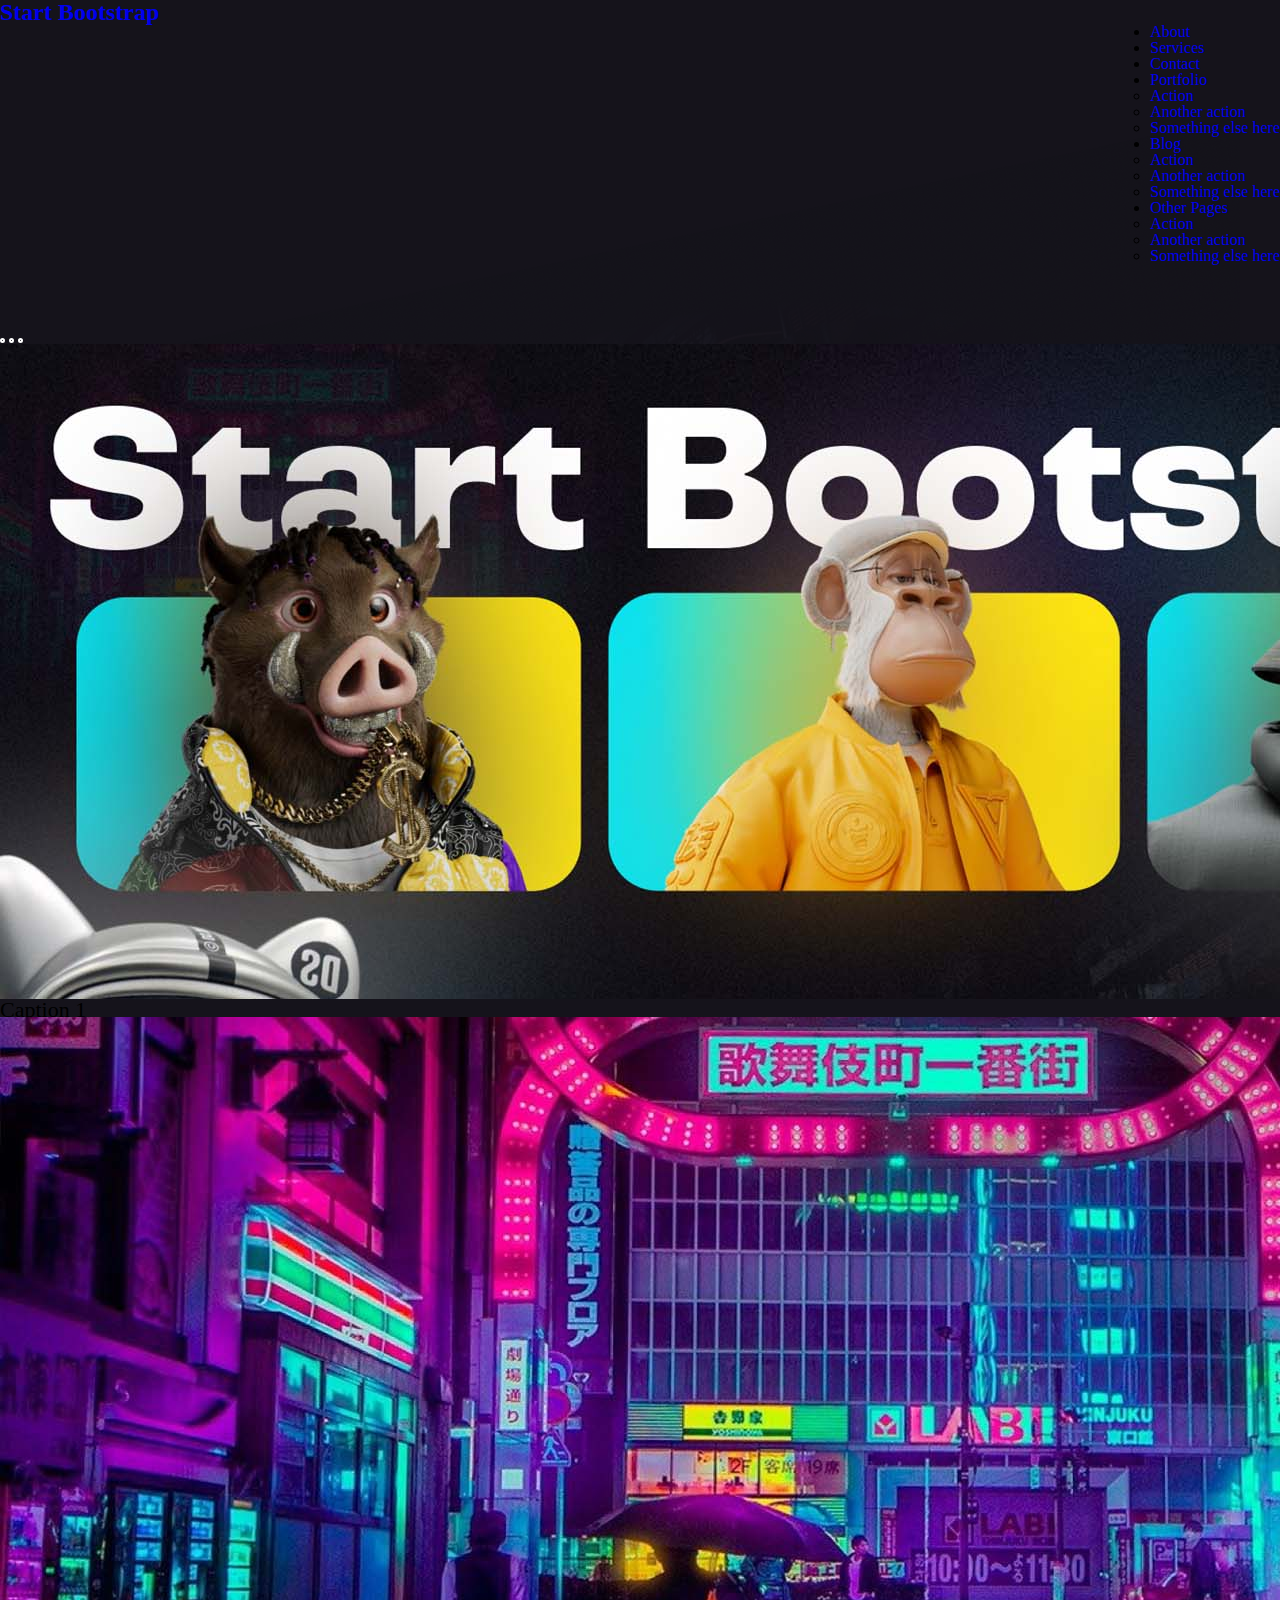
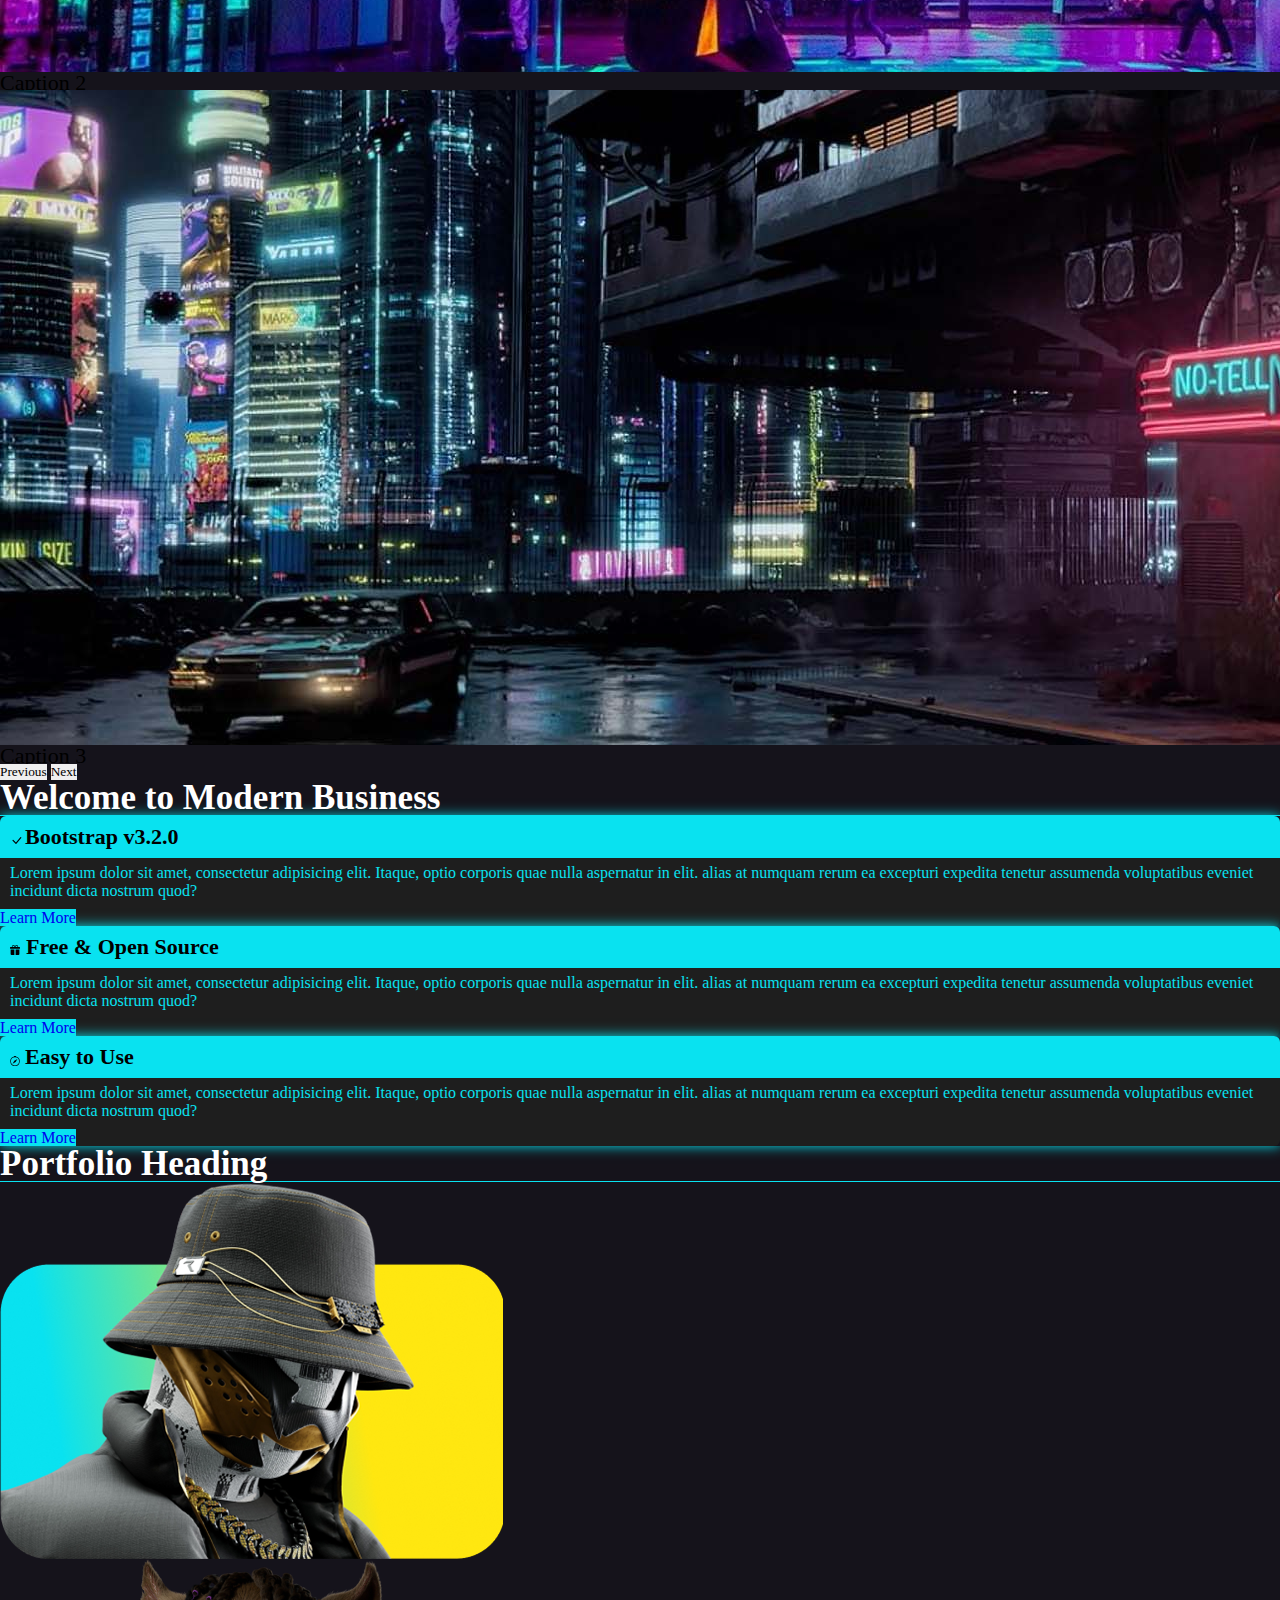
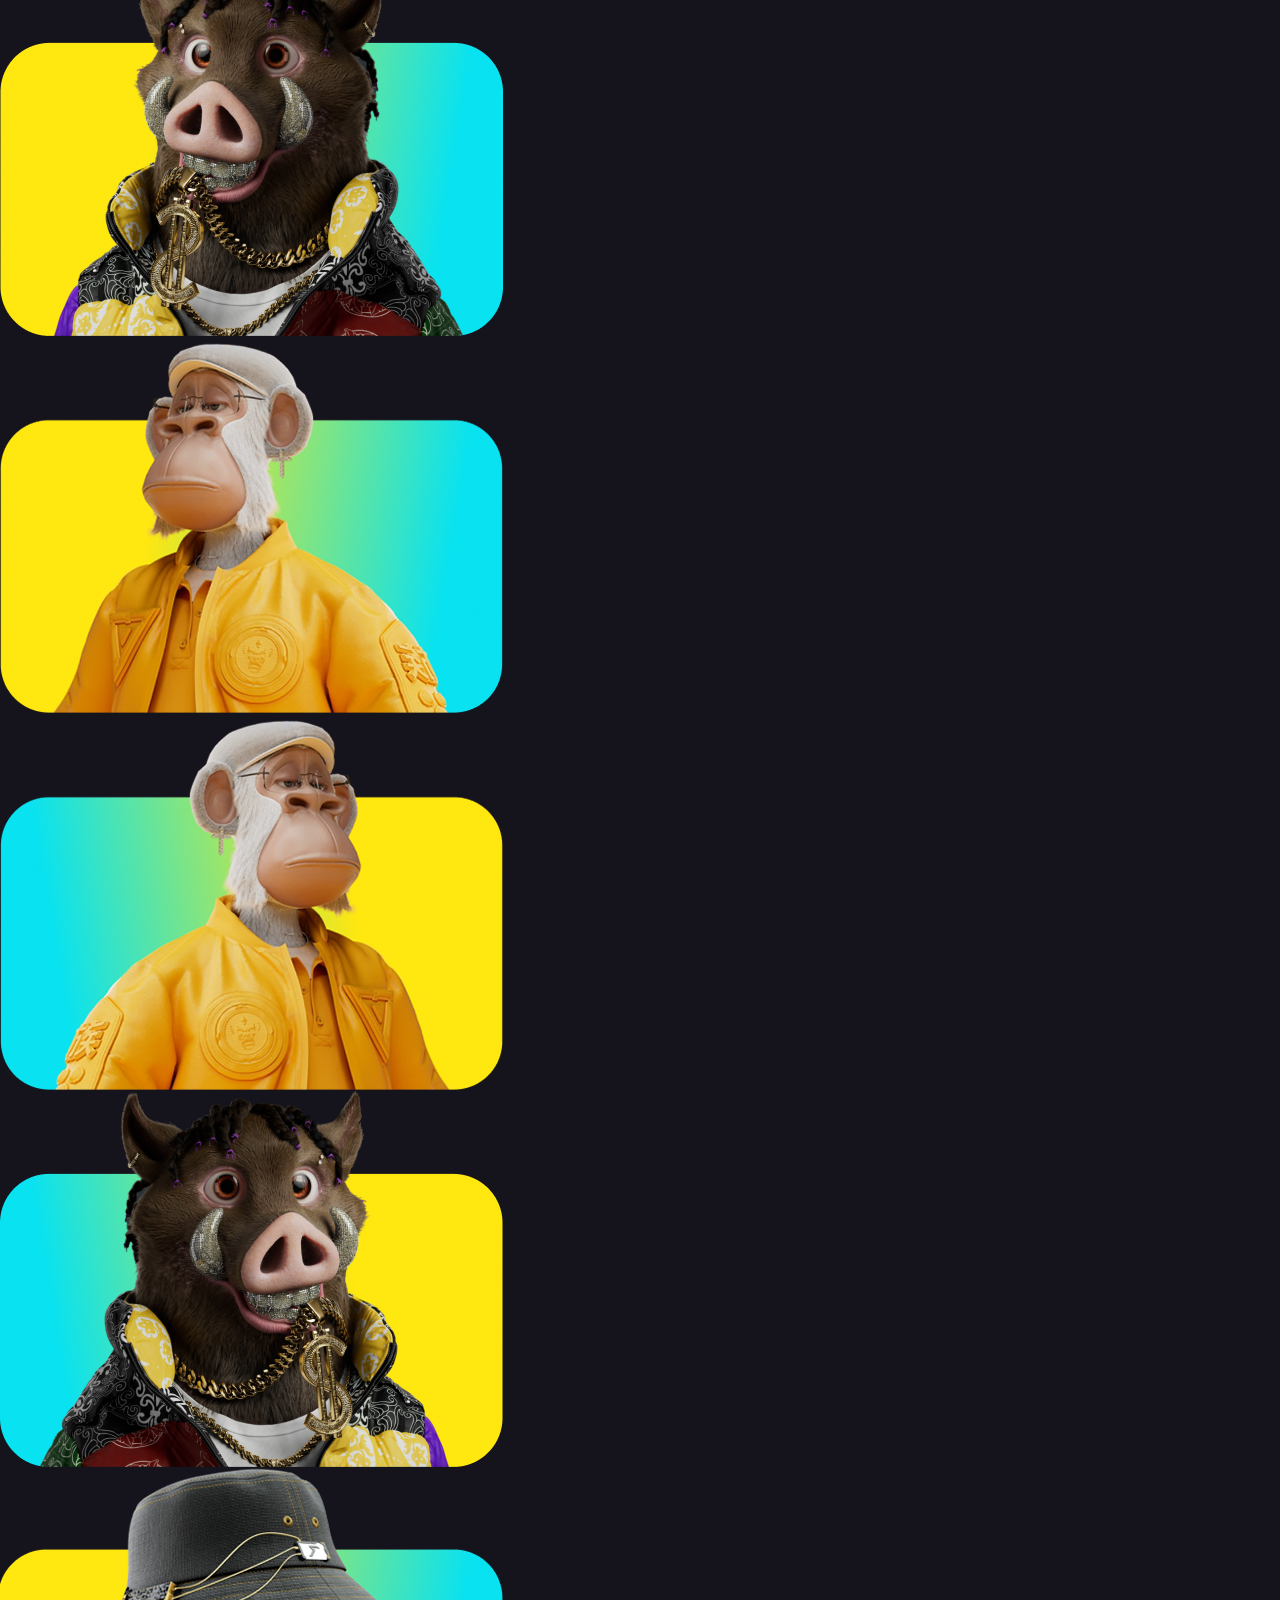
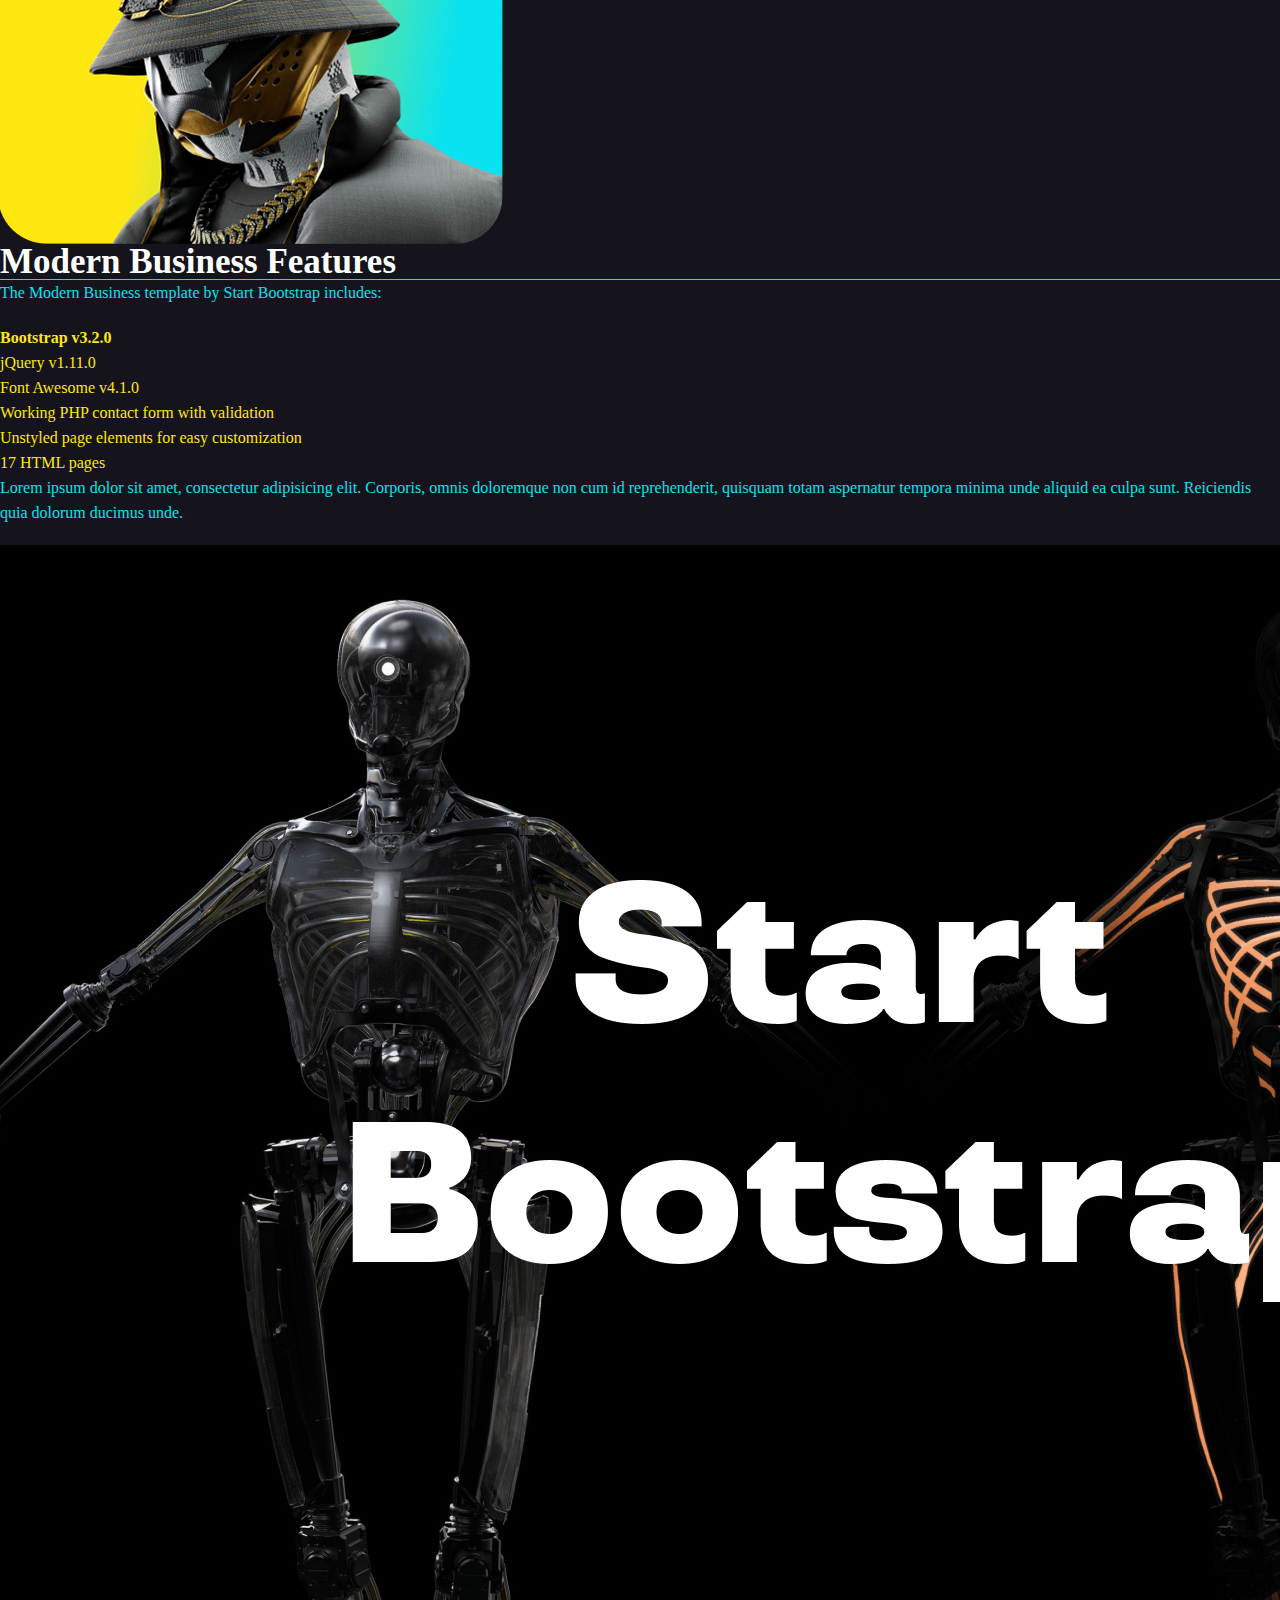
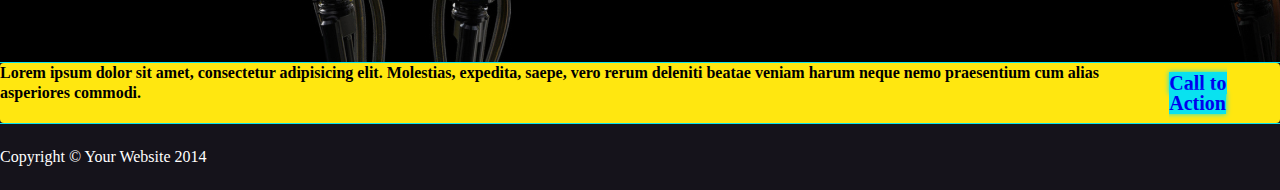
<file: Bootstap/index.html>
<!DOCTYPE html>
<html lang="en">

<head>
	<meta charset="UTF-8">
	<meta http-equiv="X-UA-Compatible" content="IE=edge">
	<meta name="viewport" content="width=device-width, initial-scale=1.0">
	<title>Warm Welcome from bootstrap</title>
	<link href="https://cdn.jsdelivr.net/npm/bootstrap@5.2.3/dist/css/bootstrap.min.css" rel="stylesheet"
		integrity="sha384-rbsA2VBKQhggwzxH7pPCaAqO46MgnOM80zW1RWuH61DGLwZJEdK2Kadq2F9CUG65" crossorigin="anonymous">
	<link rel="stylesheet" href="styles/style.css">
	<style>
		.mirrorX {
			transform: scale(-1, 1);
		}
	</style>
</head>

<body>
	<div class="wrapper">
		<header class="bg-dark">
			<nav class="navbar navbar-expand-lg navbar-dark bg-dark fixed-top">
				<div class="container">
					<div class="row mt-2 mb-2  col-12">
						<div class="col-lg-6">
							<a class="navbar-brand text-secondary logo" href="#">Start Bootstrap</a>
							<button class="navbar-toggler" type="button" data-bs-toggle="collapse"
								data-bs-target="#navbarSupportedContent" aria-expanded="false" aria-label="Toggle navigation">
								<span class="navbar-toggler-icon"></span>
							</button>
						</div>
						<div class=" header-body collapse navbar-collapse col-lg-6" id="navbarNavDarkDropdown">
							<ul class="navbar-nav ">
								<li class="nav-item">
									<a class="nav-link text-secondary" href="#">About</a>
								</li>
								<li class="nav-item">
									<a class="nav-link text-secondary" href="#">Services</a>
								</li>
								<li class="nav-item ">
									<a class="nav-link text-secondary" href="#">Contact</a>
								</li>
								<li class="nav-item dropdown">
									<a class="nav-link dropdown-toggle text-secondary" href="#" role="button" data-bs-toggle="dropdown"
										aria-expanded="false">
										Portfolio
									</a>
									<ul class="dropdown-menu dropdown-menu-dark">
										<li><a class="dropdown-item" href="#">Action</a></li>
										<li><a class="dropdown-item" href="#">Another action</a></li>
										<li><a class="dropdown-item" href="#">Something else here</a></li>
									</ul>
								</li>
								<li class="nav-item dropdown">
									<a class="nav-link dropdown-toggle text-secondary" href="#" role="button" data-bs-toggle="dropdown"
										aria-expanded="false">
										Blog
									</a>
									<ul class="dropdown-menu dropdown-menu-dark">
										<li><a class="dropdown-item" href="#">Action</a></li>
										<li><a class="dropdown-item" href="#">Another action</a></li>
										<li><a class="dropdown-item" href="#">Something else here</a></li>
									</ul>
								</li>
								<li class="nav-item dropdown">
									<a class="nav-link dropdown-toggle text-secondary" href="#" role="button" data-bs-toggle="dropdown"
										aria-expanded="false">
										Other Pages
									</a>
									<ul class="dropdown-menu dropdown-menu-dark">
										<li><a class="dropdown-item" href="#">Action</a></li>
										<li><a class="dropdown-item" href="#">Another action</a></li>
										<li><a class="dropdown-item" href="#">Something else here</a></li>
									</ul>
								</li>
							</ul>
						</div>
					</div>
				</div>
			</nav>
		</header>
		<div class="row corusel">
			<div id="carouselExampleCaptions" class="carousel slide" data-bs-ride="false">
				<div class="carousel-indicators">
					<button type="button" data-bs-target="#carouselExampleCaptions" data-bs-slide-to="0" class="active"
						aria-current="true" aria-label="Slide 1"></button>
					<button type="button" data-bs-target="#carouselExampleCaptions" data-bs-slide-to="1"
						aria-label="Slide 2"></button>
					<button type="button" data-bs-target="#carouselExampleCaptions" data-bs-slide-to="2"
						aria-label="Slide 3"></button>
				</div>
				<div class="carousel-inner">
					<div class="carousel-item active">
						<img src="./icon/nft1.jpg" class="d-block w-100" alt="...">
						<div class="carousel-caption d-none d-md-block">
							<h5>Caption 1</h5>
						</div>
					</div>
					<div class="carousel-item">
						<img src="./icon/neon.jpg" class="d-block w-100" alt="...">
						<div class="carousel-caption d-none d-md-block">
							<h5>Caption 2</h5>
						</div>
					</div>
					<div class="carousel-item">
						<img src="./icon/neonblack.jpg" class="d-block w-100" alt="...">
						<div class=" carousel-caption d-none d-md-block">
							<h5>Caption 3</h5>
						</div>
					</div>
				</div>
				<button class="carousel-control-prev" type="button" data-bs-target="#carouselExampleCaptions"
					data-bs-slide="prev">
					<span class="carousel-control-prev-icon" aria-hidden="true"></span>
					<span class="visually-hidden">Previous</span>
				</button>
				<button class="carousel-control-next" type="button" data-bs-target="#carouselExampleCaptions"
					data-bs-slide="next">
					<span class="carousel-control-next-icon" aria-hidden="true"></span>
					<span class="visually-hidden">Next</span>
				</button>
			</div>
		</div>

		<section>
			<div class="container">
				<div class="row">
					<div class="col-12 title-boss mt-5 ">Welcome to Modern Business</div>
					<div class="col-12 line mt-3  "></div>
				</div>

				<div class="row">
					<div class="col-lg-4 col-sm-12">
						<div class="card card mt-4">
							<div class="card-body p-0 item">
								<h5 class="card-title title">Bootstrap v3.2.0 </h5>
								<p class="card-text text-todo m-3 ">Lorem ipsum dolor sit amet, consectetur adipisicing elit.
									Itaque, optio corporis quae nulla aspernatur in elit.
									alias at numquam rerum ea excepturi expedita
									tenetur assumenda voluptatibus eveniet incidunt
									dicta nostrum quod?</p>
								<a href="#" class="btn btn-outline-dark m-3 clic">Learn More</a>
							</div>
						</div>
					</div>
					<div class="col-lg-4 col-sm-12 ">
						<div class="card mt-4">
							<div class="card-body p-0 item">
								<h5 class="card-title title-2 ">Free & Open Source</h5>
								<p class="card-text text-todo m-3 ">Lorem ipsum dolor sit amet, consectetur adipisicing elit.
									Itaque, optio corporis quae nulla aspernatur in elit.
									alias at numquam rerum ea excepturi expedita
									tenetur assumenda voluptatibus eveniet incidunt
									dicta nostrum quod?</p>
								<a href="#" class="btn btn-outline-dark m-3  clic">Learn More</a>
							</div>
						</div>
					</div>
					<div class="col-lg-4 col-sm-12">
						<div class="card card mt-4">
							<div class="card-body p-0 item">
								<h5 class="card-title title-3 ">Easy to Use</h5>
								<p class="card-text text-todo m-3 ">Lorem ipsum dolor sit amet, consectetur adipisicing elit.
									Itaque, optio corporis quae nulla aspernatur in elit.
									alias at numquam rerum ea excepturi expedita
									tenetur assumenda voluptatibus eveniet incidunt
									dicta nostrum quod?</p>
								<a href="#" class="btn btn-outline-dark m-3  clic">Learn More</a>
							</div>
						</div>
					</div>
				</div>
			</div>
		</section>

		<main>
			<div class="container">
				<div class="row">
					<div class="col-12 title-boss mt-5 ">Portfolio Heading</div>
					<div class="col-12 line mt-3"></div>
				</div>

				<div class="row">
					<div class="col-lg-4 col-sm-6 mt-4">
						<img src="./icon/Group6.png" class="card-img " alt="...">
					</div>
					<div class="col-lg-4 col-sm-6 mt-4">
						<img src="./icon/Group4.png" class="card-img mirrorX" alt="...">
					</div>
					<div class="col-lg-4 col-sm-6 mt-4">
						<img src="./icon/Group5.png" class="card-img mirrorX" alt="...">
					</div>
					<div class="col-lg-4 col-sm-6 mt-4">
						<img src="./icon/Group5.png" class="card-img " alt="...">
					</div>
					<div class="col-lg-4 col-sm-6 mt-4">
						<img src="./icon/Group4.png" class="card-img " alt="...">
					</div>
					<div class="col-lg-4 col-sm-6 mt-4">
						<img src="./icon/Group6.png" class="card-img mirrorX" alt="...">
					</div>
				</div>
			</div>
		</main>

		<article>
			<div class="container">
				<div class="row">
					<div class="col-12 title-boss mt-5 ">Modern Business Features</div>
					<div class="col-12 line mt-3 mb-4 "></div>
				</div>

				<div class="row">
					<div class="col-lg-6 col-sm-12 ">
						<h6>The Modern Business template by Start Bootstrap includes:
						</h6>
						<ul class="color-list">
							<li><span>Bootstrap v3.2.0</span></li>
							<li>jQuery v1.11.0</li>
							<li>Font Awesome v4.1.0</li>
							<li>Working PHP contact form with validation</li>
							<li>Unstyled page elements for easy customization</li>
							<li>17 HTML pages</li>
						</ul>
						<h6>Lorem ipsum dolor sit amet, consectetur adipisicing elit. Corporis, omnis doloremque non cum id
							reprehenderit, quisquam totam aspernatur tempora minima unde aliquid ea culpa sunt. Reiciendis quia
							dolorum ducimus unde.</h6>
					</div>
					<div class="col-lg-6 col-sm-12 ">
						<img src="./icon/robotboot.jpg" class="card-img " alt="">
					</div>
				</div>
			</div>
		</article>

		<aside>
			<div class="container">
				<div class="row">
					<div class="col-12 line mt-4 mb-4 "></div>
				</div>
				<div class="row bor-button p-4 ">
					<div class="col-lg-9 col-sm-12 ">
						<h2>Lorem ipsum dolor sit amet, consectetur adipisicing elit. Molestias, expedita, saepe, vero rerum
							deleniti beatae veniam harum neque nemo praesentium cum alias asperiores commodi.</h2>
					</div>
					<div class="col-lg-3 col-sm-6">
						<a href="#" class="btn btn-outline-dark col-lg-12 col-sm-12 clic-1 p-2">Call to Action</a>
					</div>
				</div>
			</div>
		</aside>

		<div class="container">
			<div class="row">
				<div class="col-12 line mt-4 "></div>
			</div>
			<div class="footer-text">Copyright © Your Website 2014</div>
		</div>

	</div>





	<script src="https://cdn.jsdelivr.net/npm/bootstrap@5.2.3/dist/js/bootstrap.bundle.min.js"
		integrity="sha384-kenU1KFdBIe4zVF0s0G1M5b4hcpxyD9F7jL+jjXkk+Q2h455rYXK/7HAuoJl+0I4"
		crossorigin="anonymous"></script>
</body>

</html>
</file>
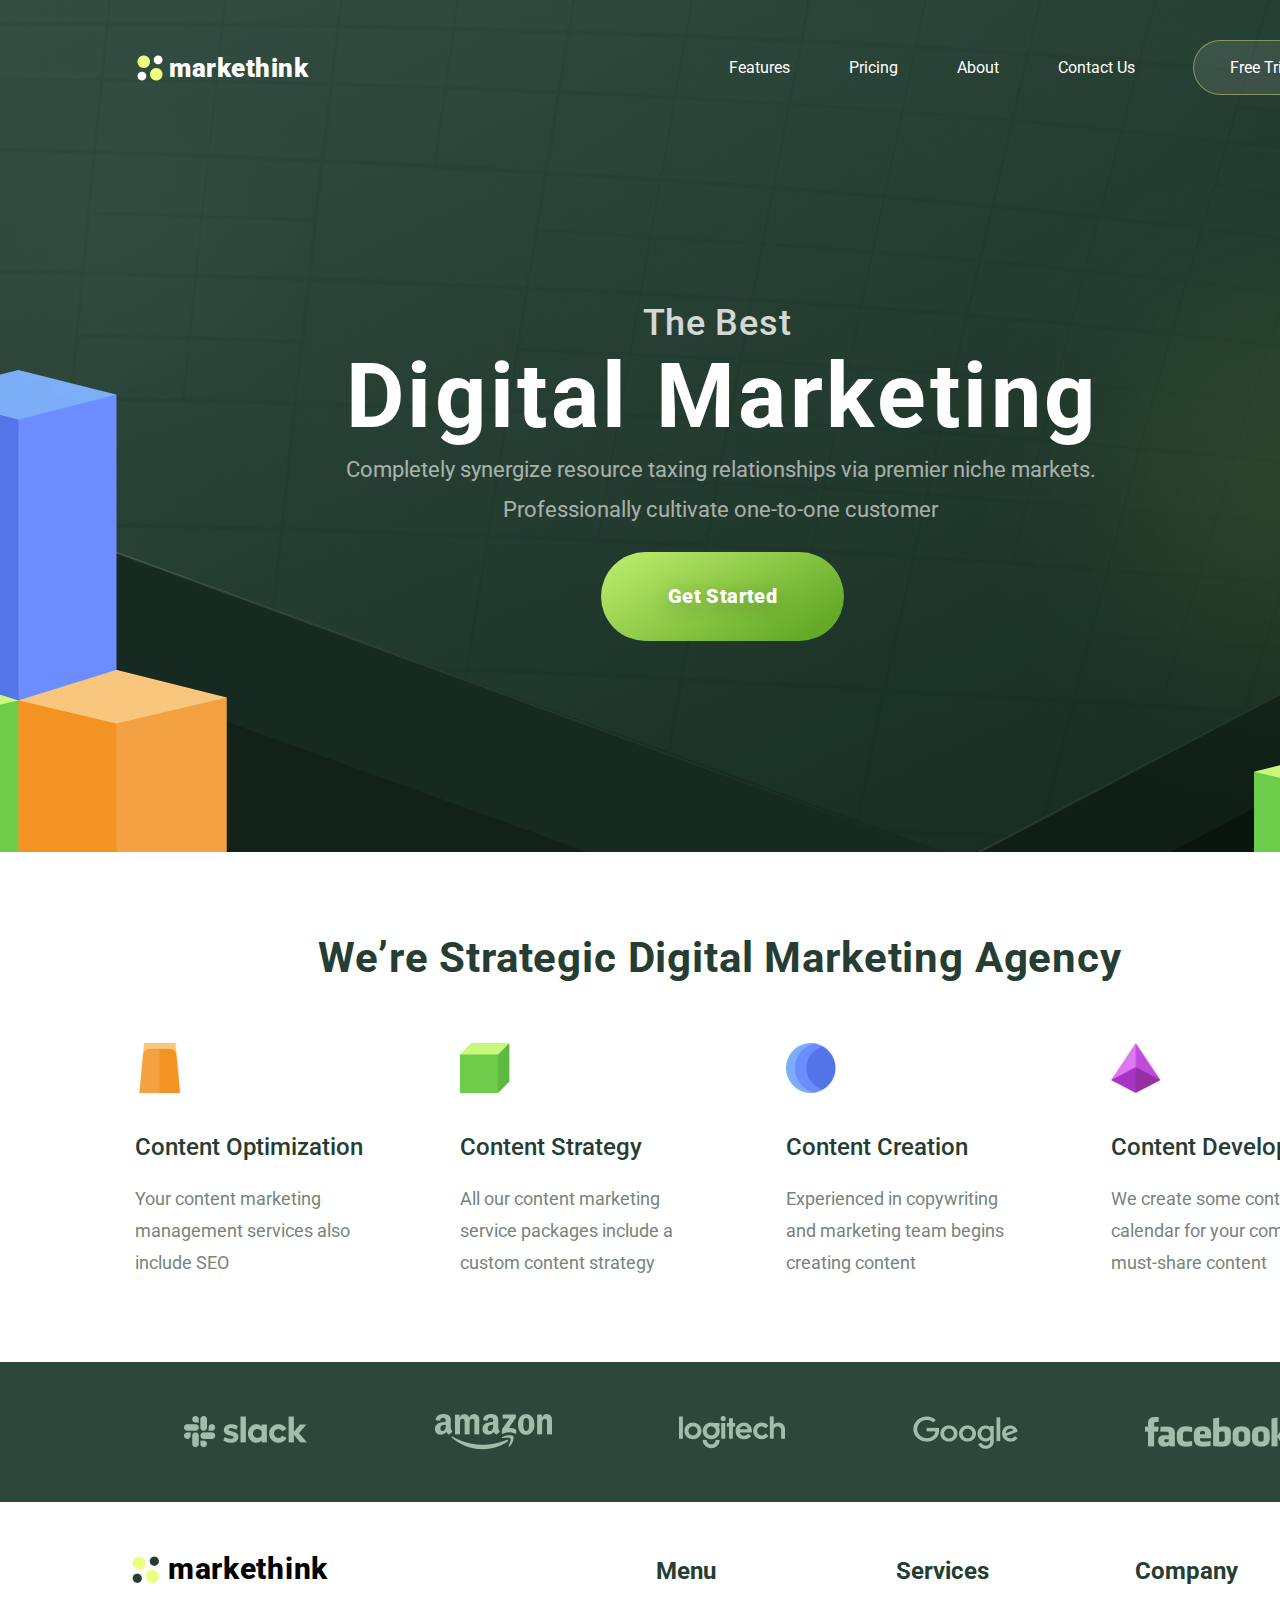
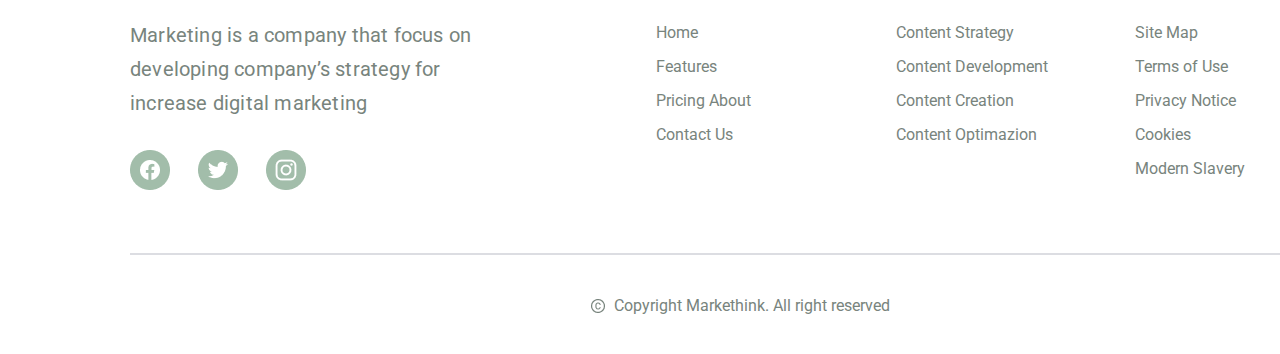
<file: exam_1_karakhanov_galymzhan-master/index.html>
<!DOCTYPE html>
<html lang="en">

<head>
	<meta charset="UTF-8">
	<meta http-equiv="X-UA-Compatible" content="IE=edge">
	<meta name="viewport" content="width=device-width, initial-scale=1.0">
	<link rel="stylesheet" href="./Styles/style.css">
	<link rel="preconnect" href="https://fonts.googleapis.com">
	<link rel="preconnect" href="https://fonts.gstatic.com" crossorigin>
	<link href="https://fonts.googleapis.com/css2?family=Roboto:wght@400;500;700&display=swap" rel="stylesheet">
	<title>Document</title>
</head>

<body>
	<div class="wrapper">
		<header>
			<div class="container">
				<div class="header-body">
					<div class="header-item">
						<div class="header-logo">
							<a href="#"><img src="./icon/Category.png" alt="logo"></a>
							<a href="#">markethink</a>
						</div>
						<div class="header-menu">
							<a href="#">Features</a>
							<a href="#">Pricing</a>
							<a href="#">About</a>
							<a href="#">Contact Us</a>
							<a href="#">Free Trial</a>
						</div>
					</div>
					<div class="header-boss">
						<div class="subtitle">The Best</div>
						<div class="header-title">Digital Marketing</div>
						<p>Completely synergize resource taxing relationships via premier niche markets. Professionally cultivate
							one-to-one customer</p>
						<div class="button">
							<a href="#">Get Started</a>
						</div>
					</div>
				</div>
			</div>
		</header>
		<main class="content">
			<section class="info">
				<div class="container">
					<div class="todo">
						<div class="content-title">We’re Strategic Digital Marketing Agency</div>
						<div class="content-row">
							<div class="content-vertical">
								<div class="content-colum">
									<h2 class="strategy">Content Optimization</h2>
									<p>Your content marketing management services also include SEO</p>
								</div>
							</div>
							<div class="content-vertical">
								<div class="content-colum">
									<h2 class="creaion">Content Strategy</h2>
									<p>All our content marketing service packages include
										a custom content strategy</p>
								</div>
							</div>
							<div class="content-vertical">
								<div class="content-colum">
									<h2 class="Development">Content Creation</h2>
									<p>Experienced in copywriting and marketing team begins creating content</p>
								</div>
							</div>
							<div class="content-vertical">
								<div class="content-colum">
									<h2 class="Optimization">Content Development</h2>
									<p>We create some content calendar for your company’s must-share content</p>
								</div>
							</div>
						</div>
					</div>
				</div>
			</section>

			<div class="logo-ht">
				<div class="color-green">
					<div class="container">
						<div class="logo-row">
							<a href="#"><img src="./icon/slack.png" alt="slack"></a>
							<a href="#"><img src="./icon/amazon.png" alt="amazon"></a>
							<a href="#"><img src="./icon/logitech.png" alt="logitech"></a>
							<a href="#"><img src="./icon/google.png" alt="google"></a>
							<a href="#"><img src="./icon/factbook.png" alt="facebook"></a>
						</div>
					</div>
				</div>
			</div>
		</main>
		<footer>
			<div class="footer-row">
				<div class="container">
					<div class="footer-todo">
						<div class="footer-colum-logo">
							<div class="footer-logo-icon">
								<a href="#"><img src="./icon/logo.png" alt="logobleck"> <span>markethink</span></a>
								<p>Marketing is a company that focus on developing company’s strategy for increase digital marketing</p>
							</div>
							<div class="footer-icon">
								<a href="#"><img src="./icon/facebooklogo.png" alt="face"></a>
								<a href="#"><img src="./icon/twitter.png" alt="twit"></a>
								<a href="#"><img src="./icon/instagram.png" alt="inst"></a>
							</div>
						</div>
						<div class="footer-vertical">
							<div class="footer-body">
								<div class="footer-colum-text">
									<div class="footer-title"><a href="#">Menu</a></div>
									<div class="footer-list">
										<a href="#">Home</a>
										<a href="#">Features</a>
										<a href="#">Pricing About</a>
										<a href="#">Contact Us</a>
									</div>
								</div>
								<div class="footer-colum-text">
									<div class="footer-title"><a href="#">Services</a></div>
									<div class="footer-list">
										<a href="#">Content Strategy</a>
										<a href="#">Content Development</a>
										<a href="#">Content Creation</a>
										<a href="#">Content Optimazion</a>
									</div>
								</div>
								<div class="footer-colum-text">
									<div class="footer-title"><a href="#">Company</a></div>
									<div class="footer-list">
										<a href="#">Site Map</a>
										<a href="#">Terms of Use</a>
										<a href="#">Privacy Notice</a>
										<a href="#">Cookies</a>
										<a href="#">Modern Slavery</a>
									</div>
								</div>
							</div>
						</div>
					</div>
					<div class="line"></div>
					<div class="footer-end">
						<img src="./icon/C.png" alt="#">
						<span>Copyright Markethink. All right reserved</span>
					</div>
				</div>
			</div>
		</footer>
	</div>

</body>

</html>
</file>
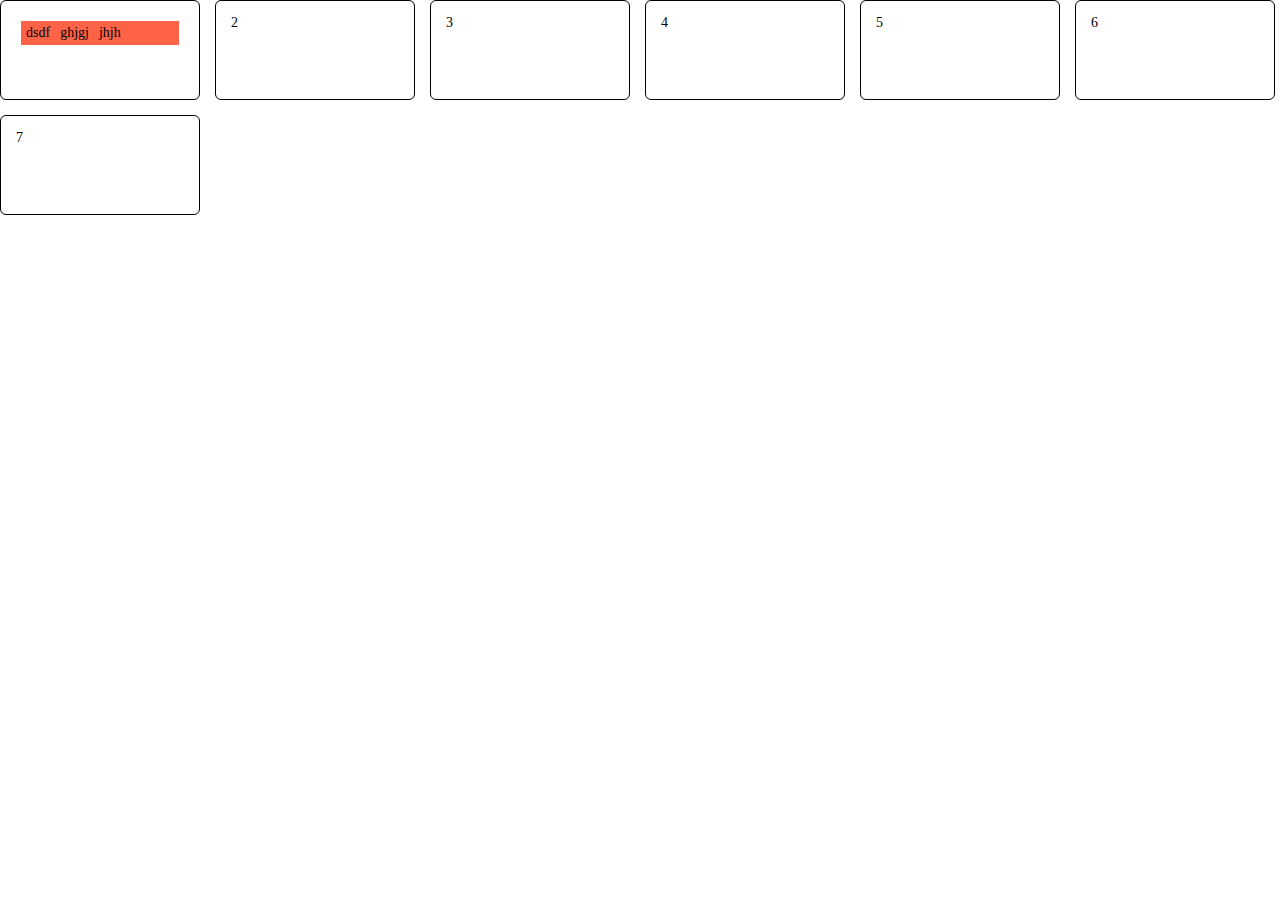
<file: gridclass/index.html>
<!DOCTYPE html>
<html lang="en">

<head>
	<meta charset="UTF-8">
	<meta http-equiv="X-UA-Compatible" content="IE=edge">
	<meta name="viewport" content="width=device-width, initial-scale=1.0">
	<link href="https://fonts.googleapis.com/css2?family=Roboto:wght@400;700&display=swap" rel="stylesheet">
	<link rel="stylesheet" href="./styles/style.css">
	<title>Grid</title>
</head>

<body>
	<div class="container">
		<div class="item">
			<div>
				<div>dsdf</div>
				<div>ghjgj</div>
				<div>jhjh</div>
			</div>
		</div>
		<div class="item">2</div>
		<div class="item">3</div>
		<div class="item">4</div>
		<div class="item">5</div>
		<div class="item">6</div>
		<div class="item">7</div>
	</div>
</body>

</html>
</file>
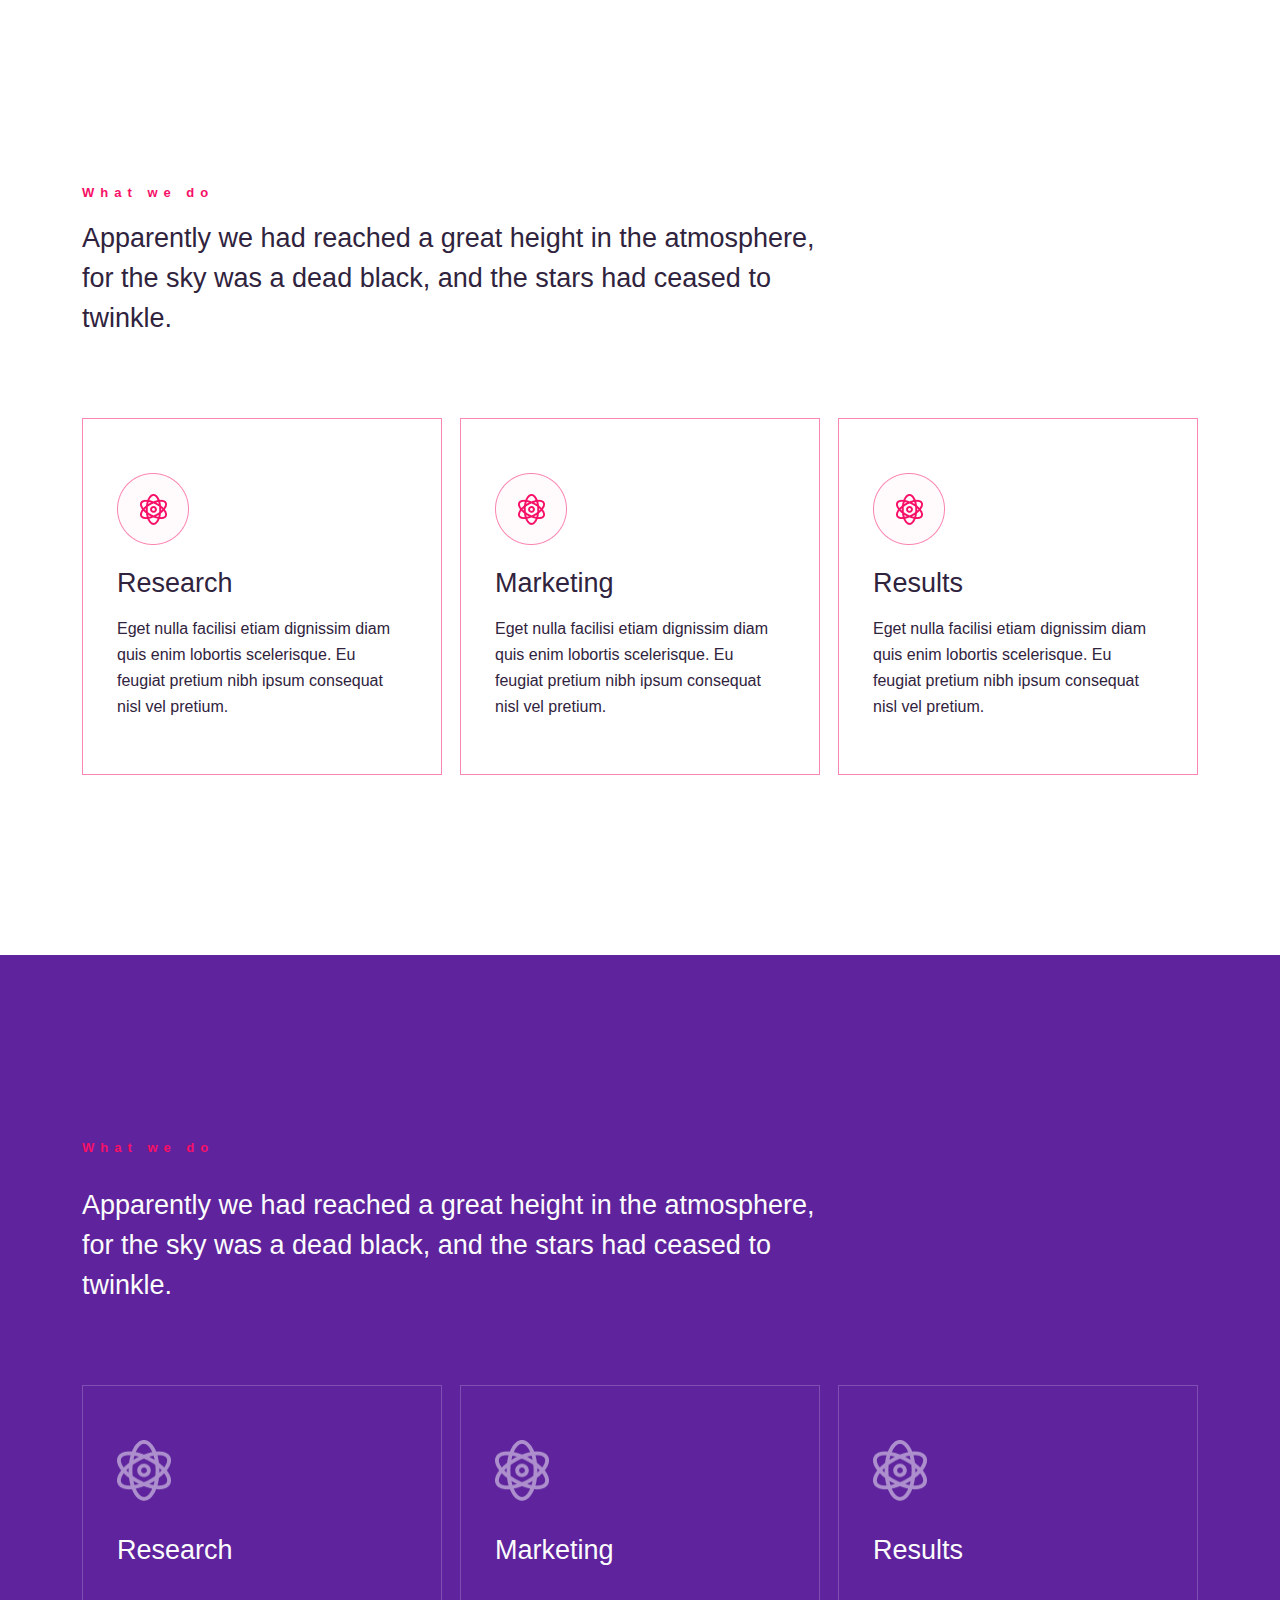
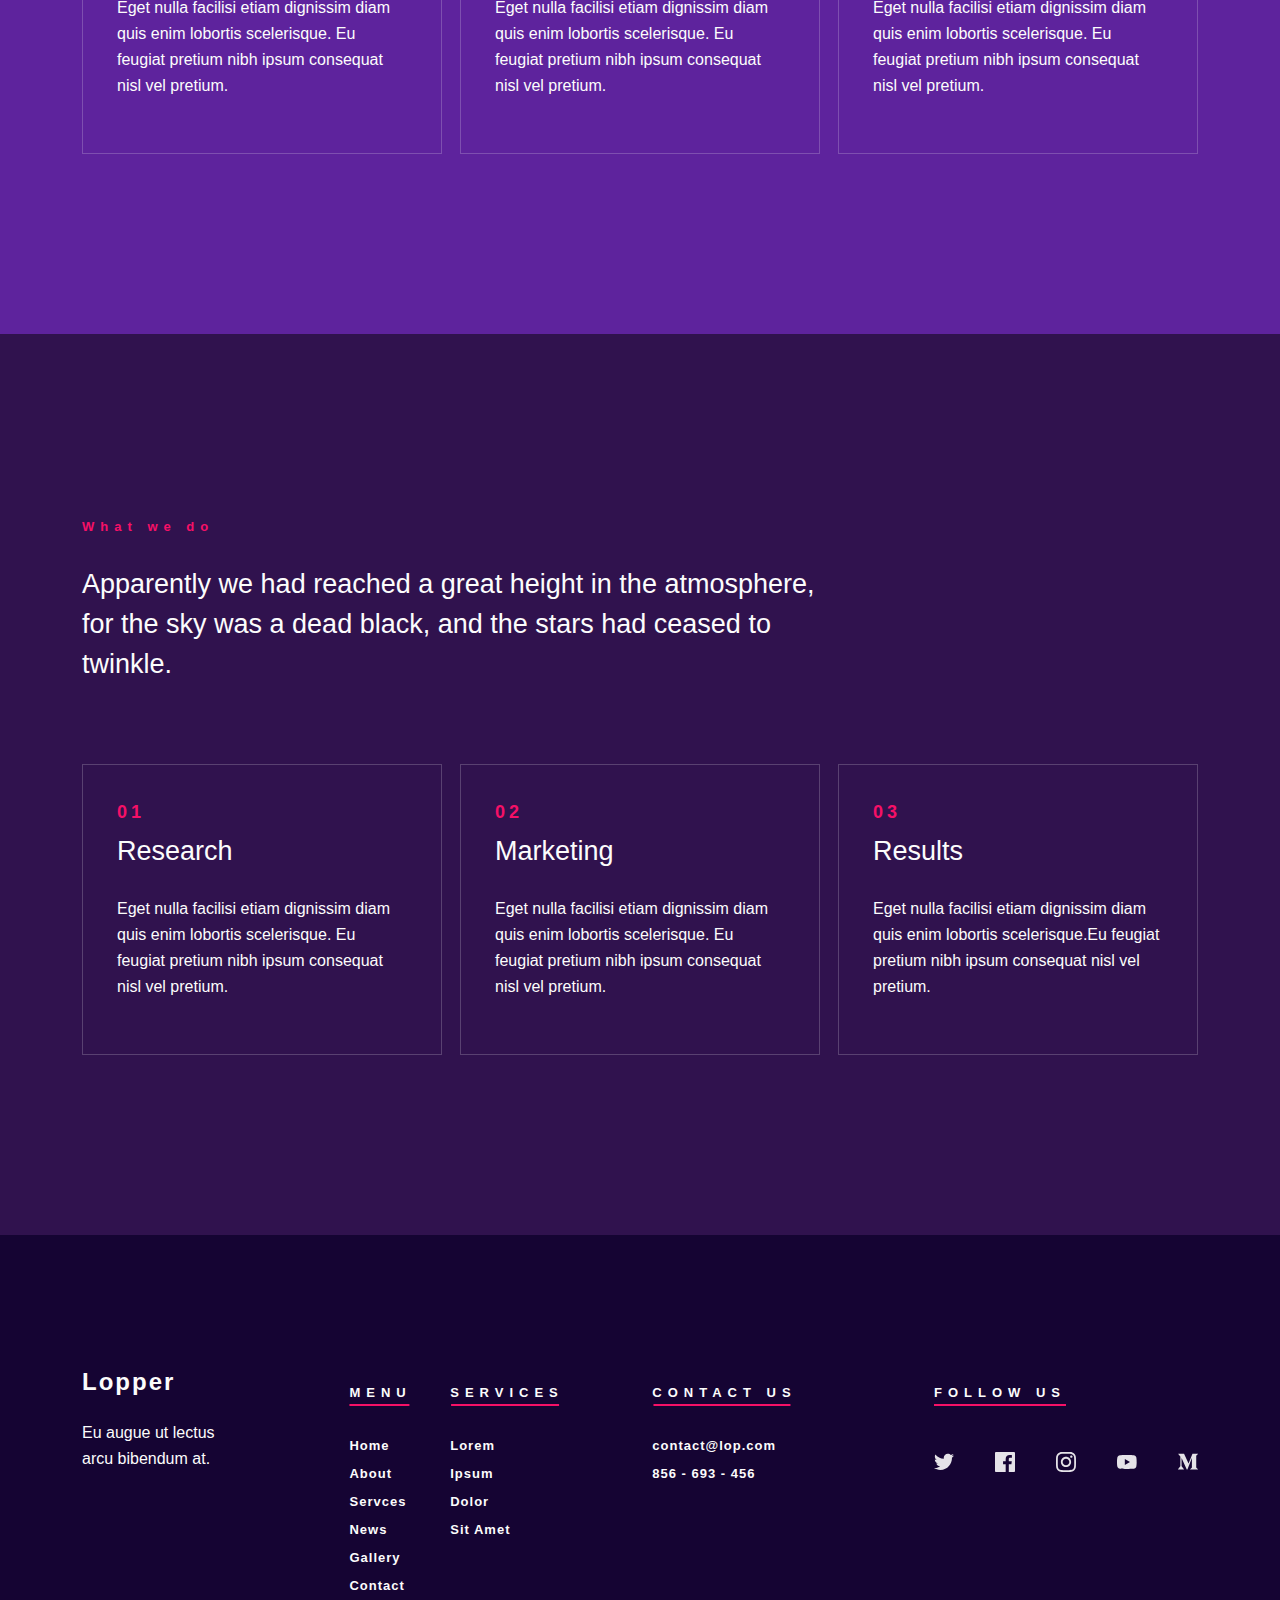
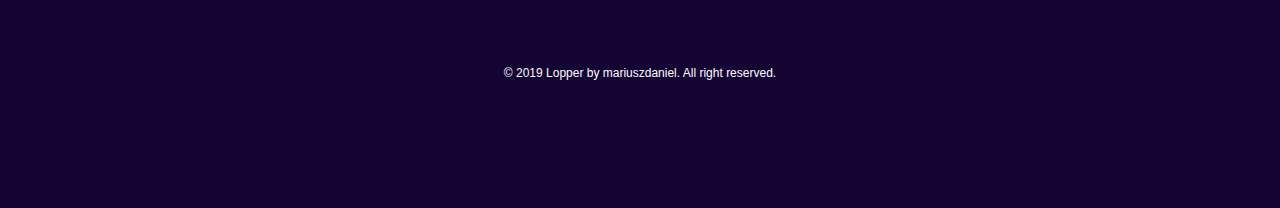
<file: hellosass/index.html>
<!DOCTYPE html>
<html lang="en">

<head>
	<meta charset="UTF-8">
	<meta http-equiv="X-UA-Compatible" content="IE=edge">
	<meta name="viewport" content="width=device-width, initial-scale=1.0">
	<link rel="stylesheet" href="./styles/style.css">
	<link href="https://fonts.googleapis.com/css?family=M+PLUS+1:regular,500,700,800,900" rel="stylesheet" />
	<title>SASS</title>
</head>

<body>
	<main class="wrapper">
		<section>
			<div class="main">
				<div class="container">
					<aside class="main__body">
						<ul class="main__item">
							<li class="main__title">What we do</li>
							<li class="main__text ">Apparently we had reached a great height in the atmosphere, for the sky was a dead
								black, and the stars had ceased to twinkle.</li>
						</ul>
						<div class="section">
							<ul class="section__content">
								<li class="section__title">Research</li>
								<li class="section__text">Eget nulla facilisi etiam dignissim diam quis enim lobortis scelerisque. Eu
									feugiat pretium nibh ipsum consequat nisl vel pretium. </li>
							</ul>
							<ul class="section__content">
								<li class="section__title">Marketing</li>
								<li class="section__text">Eget nulla facilisi etiam dignissim diam quis enim lobortis scelerisque. Eu
									feugiat pretium nibh ipsum consequat nisl vel pretium. </li>
							</ul>
							<ul class="section__content">
								<li class="section__title">Results</li>
								<li class="section__text">Eget nulla facilisi etiam dignissim diam quis enim lobortis scelerisque. Eu
									feugiat pretium nibh ipsum consequat nisl vel pretium. </li>
							</ul>
						</div>
					</aside>
				</div>
			</div>
			<div class="main color">
				<div class="container">
					<aside class="main__body">
						<ul class="main__item">
							<li class="main__title">What we do</li>
							<li class="main__text text">Apparently we had reached a great height in the atmosphere, for the sky was a
								dead black, and the stars had ceased to twinkle.</li>
						</ul>
						<div class="section">
							<ul class="section__content border">
								<li class="section__title section__title_img ">Research</li>
								<li class="section__text text">Eget nulla facilisi etiam dignissim diam quis enim lobortis scelerisque.
									Eu feugiat pretium nibh ipsum consequat nisl vel pretium. </li>
							</ul>
							<ul class="section__content border">
								<li class="section__title section__title_img ">Marketing</li>
								<li class="section__text text">Eget nulla facilisi etiam dignissim diam quis enim lobortis scelerisque.
									Eu feugiat pretium nibh ipsum consequat nisl vel pretium. </li>
							</ul>
							<ul class="section__content border">
								<li class="section__title section__title_img ">Results</li>
								<li class="section__text text">Eget nulla facilisi etiam dignissim diam quis enim lobortis scelerisque.
									Eu feugiat pretium nibh ipsum consequat nisl vel pretium. </li>
							</ul>
						</div>
					</aside>
				</div>
			</div>
			<div class="main color__black">
				<div class="container">
					<aside class="main__body">
						<ul class="main__item">
							<li class="main__title">What we do</li>
							<li class="main__text text">Apparently we had reached a great height in the atmosphere, for the sky was a
								dead black, and the stars had ceased to twinkle.</li>
						</ul>
						<div class="section">
							<ul class="section__content border">
								<li class="section__number">01</li>
								<li class="section__title section__title_number text">Research</li>
								<li class="section__text text">Eget nulla facilisi etiam dignissim diam quis enim lobortis scelerisque.
									Eu feugiat pretium nibh ipsum consequat nisl vel pretium. </li>
							</ul>
							<ul class="section__content border">
								<li class="section__number">02</li>
								<li class="section__title section__title_number text">Marketing</li>
								<li class="section__text text ">Eget nulla facilisi etiam dignissim diam quis enim lobortis scelerisque.
									Eu feugiat pretium nibh ipsum consequat nisl vel pretium. </li>
							</ul>
							<ul class="section__content border">
								<li class="section__number">03</li>
								<li class="section__title section__title_number text">Results</li>
								<li class="section__text text ">Eget nulla facilisi etiam dignissim diam quis enim lobortis
									scelerisque.Eu feugiat pretium nibh ipsum consequat nisl vel pretium. </li>
							</ul>
						</div>
					</aside>
				</div>
			</div>
		</section>


	</main>
	<footer class="footer">
		<div class="footer__row">
			<div class="container">
				<div class="footer__todo">
					<div class="footer__colum_logo">
						<a class="footer__logo" href="#"><span>Lopper</span></a>
						<p>Eu augue ut lectus arcu bibendum at.</p>
					</div>
					<div class="footer__vertical">
						<div class="footer__body">
							<div class="footer__compact">
								<nav class="footer__menu menu">
									<div class="menu__title title"><a href="#">MENU</a></div>
									<ul class="menu__list">
										<li class="menu__item"><a class="menu__link" href="#">Home</a></li>
										<li class="menu__item"><a class="menu__link" href="#">About </a></li>
										<li class="menu__item"><a class="menu__link" href="#">Servces</a></li>
										<li class="menu__item"><a class="menu__link" href="#">News</a></li>
										<li class="menu__item"><a class="menu__link" href="#">Gallery</a></li>
										<li class="menu__item"><a class="menu__link" href="#">Contact</a></li>
									</ul>
								</nav>
								<nav class="footer__menu menu">
									<div class="menu__title title "><a href="#">Services</a></div>
									<ul class="menu__list">
										<li class="menu__item"><a class="menu__link" href="#">Lorem</a></li>
										<li class="menu__item"><a class="menu__link" href="#">Ipsum</a></li>
										<li class="menu__item"><a class="menu__link" href="#">Dolor</a></li>
										<li class="menu__item"><a class="menu__link" href="#">Sit Amet</a></li>
									</ul>
								</nav>
							</div>
							<nav class="footer__menu menu">
								<div class="menu__title title"><a href="#">Contact us</a></div>
								<ul class="menu__list">
									<li class="menu__item"><a class="menu__link" href="mailto:contact@lop.com">contact@lop.com</a></li>
									<li class="menu__item"><a class="menu__link" href="#">856 - 693 - 456</a></li>
								</ul>
							</nav>
						</div>
						<nav class="footer__menu menu">
							<div class="menu__title title title__last"><a href="#">Follow us</a></div>

							<ul class="menu__list__icon">
								<li class="menu__icon"><a class="menu__img" href="#"><img src="./img/icons/twiter.svg" alt="face"></a>
								</li>
								<li class="menu__icon"><a class="menu__img" href="#"><img src="./img/icons/fakebook.svg" alt="face"></a>
								</li>
								<li class="menu__icon"><a class="menu__img" href="#"><img src="./img/icons/inst.svg" alt="face"></a>
								</li>
								<li class="menu__icon"><a class="menu__img" href="#"><img src="./img/icons/youtube.svg" alt="face"></a>
								</li>
								<li class="menu__icon"><a class="menu__img" href="#"><img src="./img/icons/M.svg" alt="face"></a></li>
							</ul>
						</nav>
					</div>
				</div>
				<div class="footer__end">
					<span>© 2019 Lopper by mariuszdaniel. All right reserved.</span>
				</div>
			</div>
		</div>
	</footer>

</body>

</html>
</file>
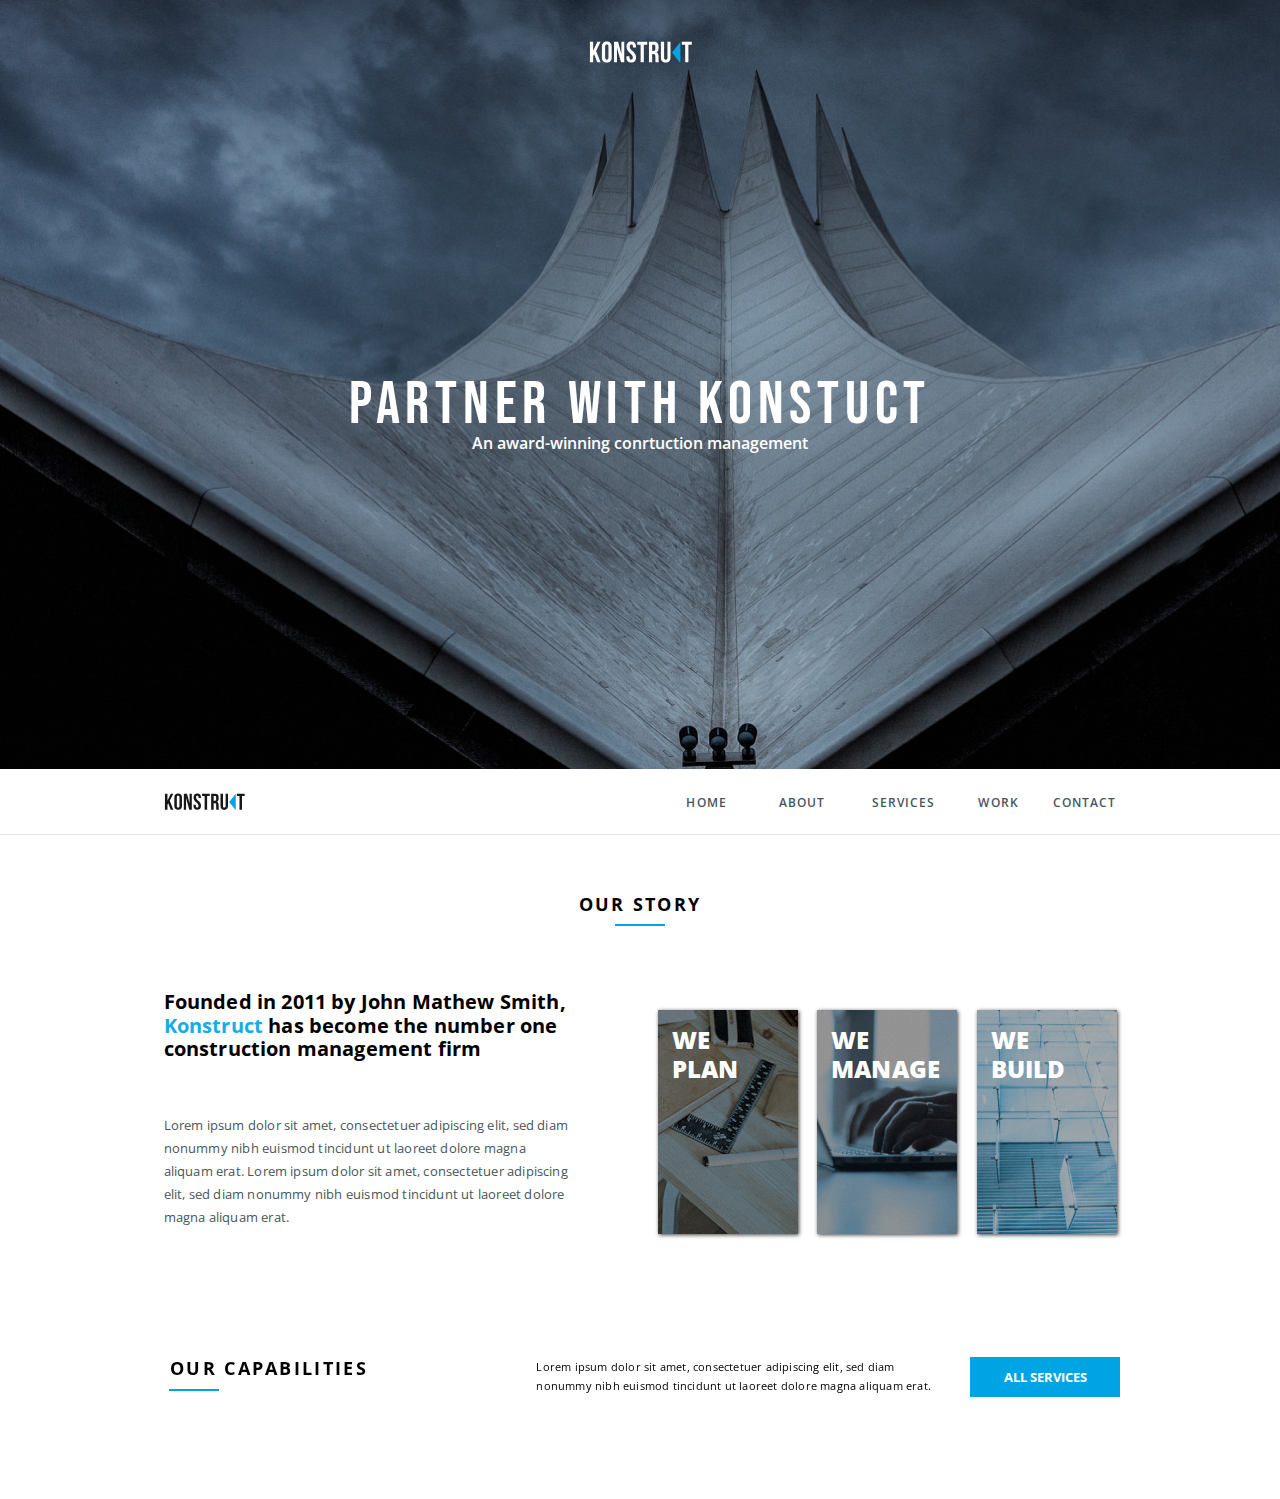
<file: Homework14/index.html>
<!DOCTYPE html>
<html lang="en">

<head>
	<meta charset="UTF-8">
	<meta http-equiv="X-UA-Compatible" content="IE=edge">
	<meta name="viewport" content="width=device-width, initial-scale=1.0">
	<link rel="stylesheet" href="./Styles/style.css">
	<link rel="preconnect" href="https://fonts.googleapis.com">
	<link rel="preconnect" href="https://fonts.gstatic.com" crossorigin>
	<link
		href="https://fonts.googleapis.com/css2?family=Open+Sans:wght@400;600;700;800&family=Roboto:wght@400;700&display=swap"
		rel="stylesheet">
	<link rel="preconnect" href="https://fonts.googleapis.com">
	<link rel="preconnect" href="https://fonts.gstatic.com" crossorigin>
	<link
		href="https://fonts.googleapis.com/css2?family=Bebas+Neue&family=Open+Sans:wght@400;600;700;800&family=Roboto:wght@400;700&display=swap"
		rel="stylesheet">
	<title>Document</title>
</head>

<body>

	<div class="wrapper">
		<header>
			<div class="header">

				<div class="container">
					<div class="header-img">
						<img src="./icon/header.jpg" alt="img">
					</div>
					<div class="header-logo-white">
						<a href="#">
							<img src="./icon/projeco-logo.svg" alt="white">
						</a>
					</div>
					<div class="header-item">
						<div class="header-title">PARTNER WITH KONSTUCT</div>
						<div class="header-text">An award-winning conrtuction management</div>
					</div>
				</div>
			</div>
			<div class="header-menu">
				<div class="container-menu">
					<div class="header-logo-bleck">
						<a href="#"><img src="./icon/projeco-logo-black.svg" alt="black"></a>
					</div>
					<div class="header-menu-item">
						<a href="#">HOME</a>
						<a href="">ABOUT</a>
						<a href="">SERVICES</a>
						<a href="">WORK</a>
						<a href="#">CONTACT</a>
					</div>
				</div>
			</div>
		</header>

		<div class="content">
			<div class="container-content">
				<div class="content-title title">OUR STORY</div>
				<div class="content-body">
					<div class="content-item">
						<div class="title-item">Founded in 2011 by John Mathew Smith, <span>Konstruct</span> has become the number
							one construction management firm</div>
						<div class="text-item">Lorem ipsum dolor sit amet, consectetuer adipiscing elit, sed diam nonummy nibh
							euismod tincidunt ut laoreet dolore magna aliquam erat. Lorem ipsum dolor sit amet, consectetuer
							adipiscing elit, sed diam nonummy nibh euismod tincidunt ut laoreet dolore magna aliquam erat.</div>
					</div>
					<div class="content-icon">
						<div class="content-img-text">
							<div class="content-img"><a href="#"><img src="./icon/plan.jpg" alt="plan"></a></div>
							<div class="WE"><a href="#">WE PLAN</a></div>
						</div>
						<div class="content-img-text">
							<div class="content-img"><a href="#"><img src="./icon/magane.jpg" alt="plan"></a></div>
							<div class="WE"><a href="">WE MANAGE</a></div>
						</div>
						<div class="content-img-text">
							<div class="content-img"><a href="#"><img src="./icon/bulid.jpg" alt="plan"></a></div>
							<div class="WE"><a href="">WE BUILD</a></div>
						</div>

					</div>
				</div>
			</div>

			<div class="content-button">
				<div class="button-title title">OUR CAPABILITIES</div>
				<div class="button-text">Lorem ipsum dolor sit amet, consectetuer adipiscing elit, sed diam nonummy nibh euismod
					tincidunt ut laoreet dolore magna aliquam erat.</div>
				<div class="button"><button>ALL SERVICES</button></div>
			</div>
		</div>
	</div>
</body>

</html>
</file>
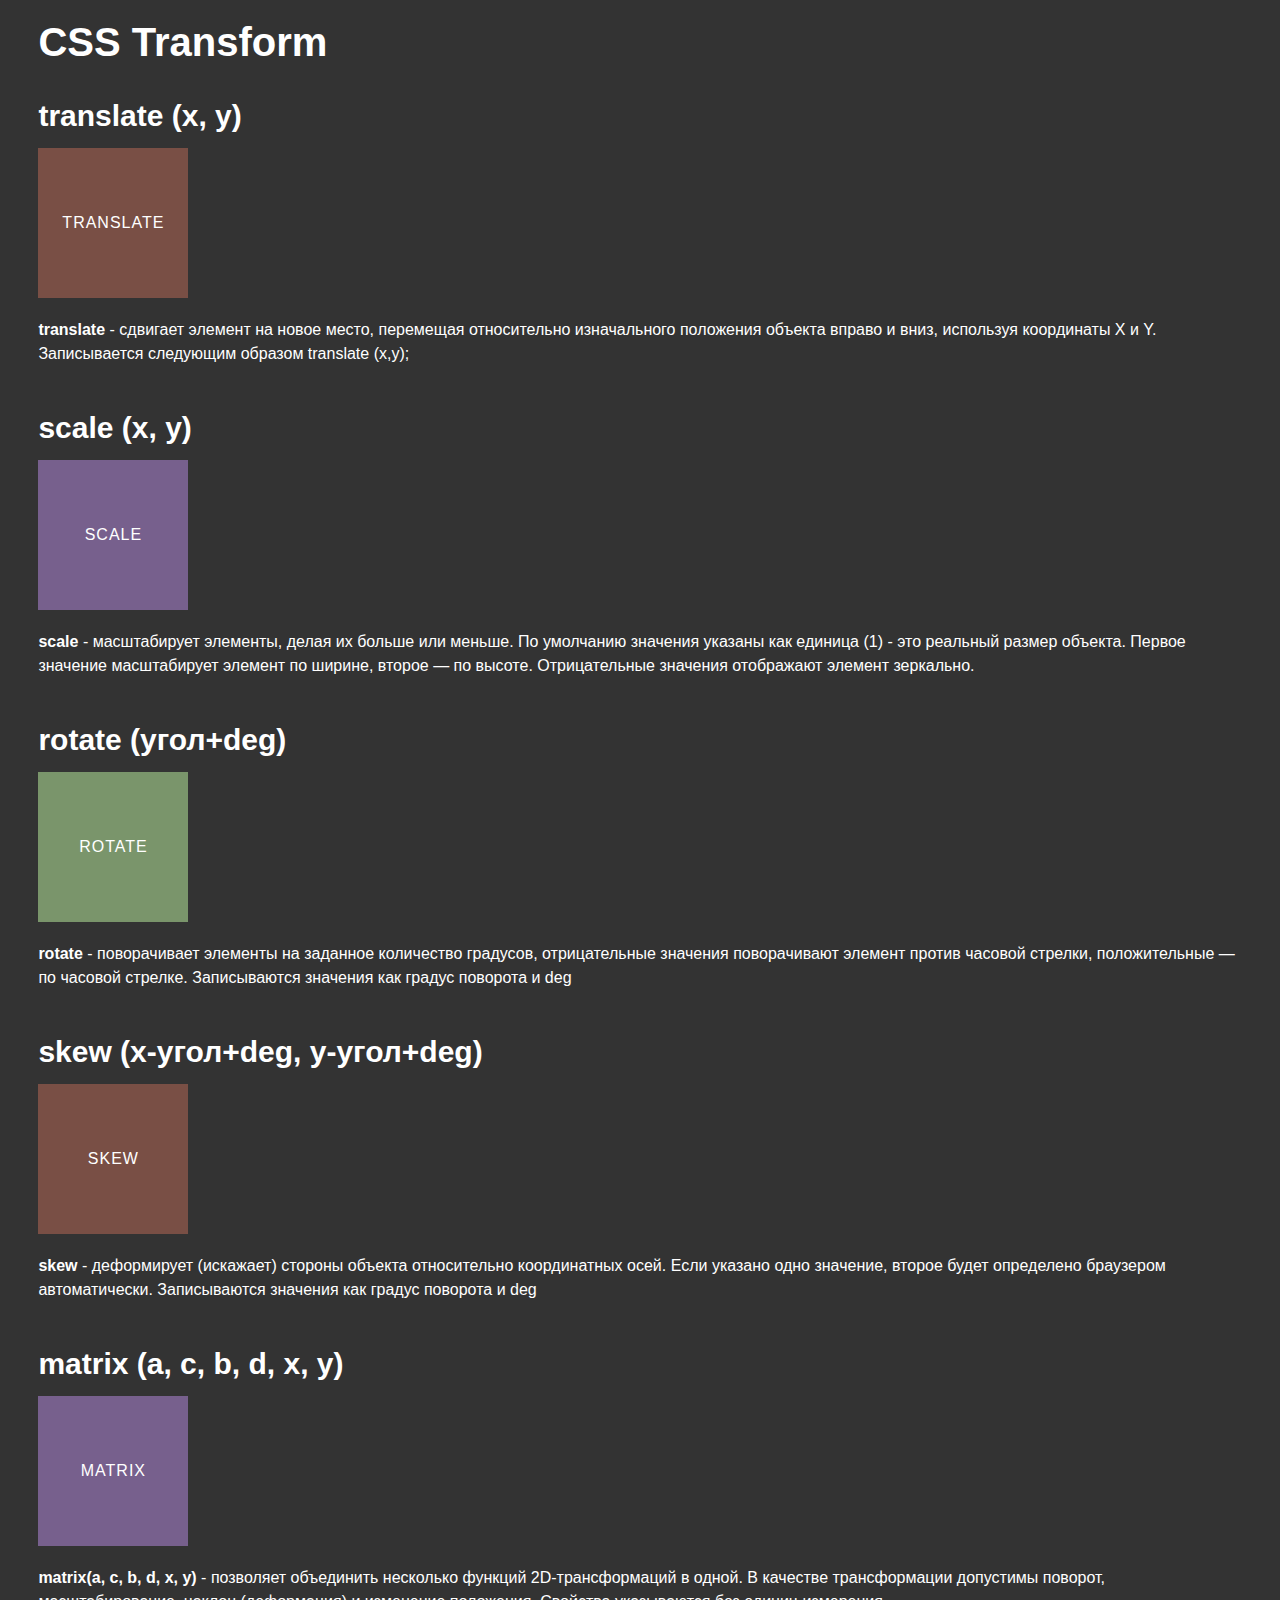
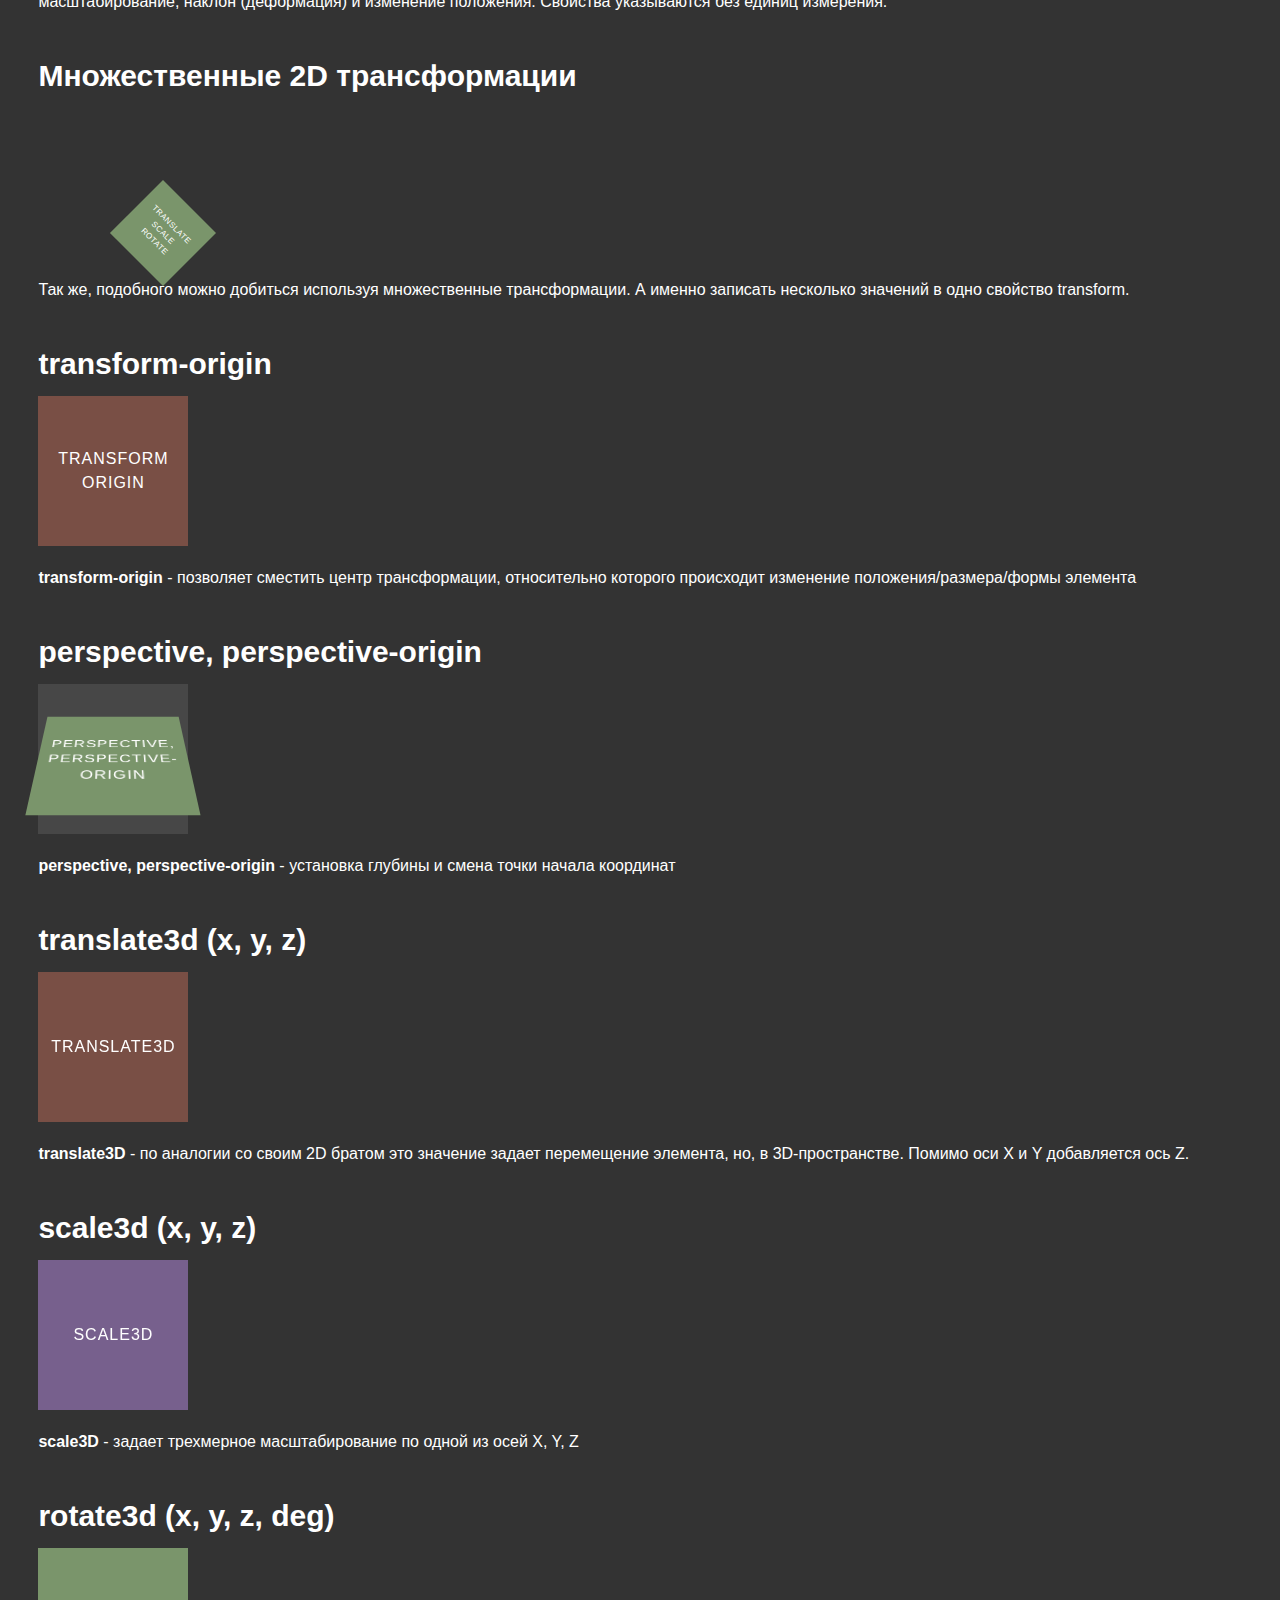
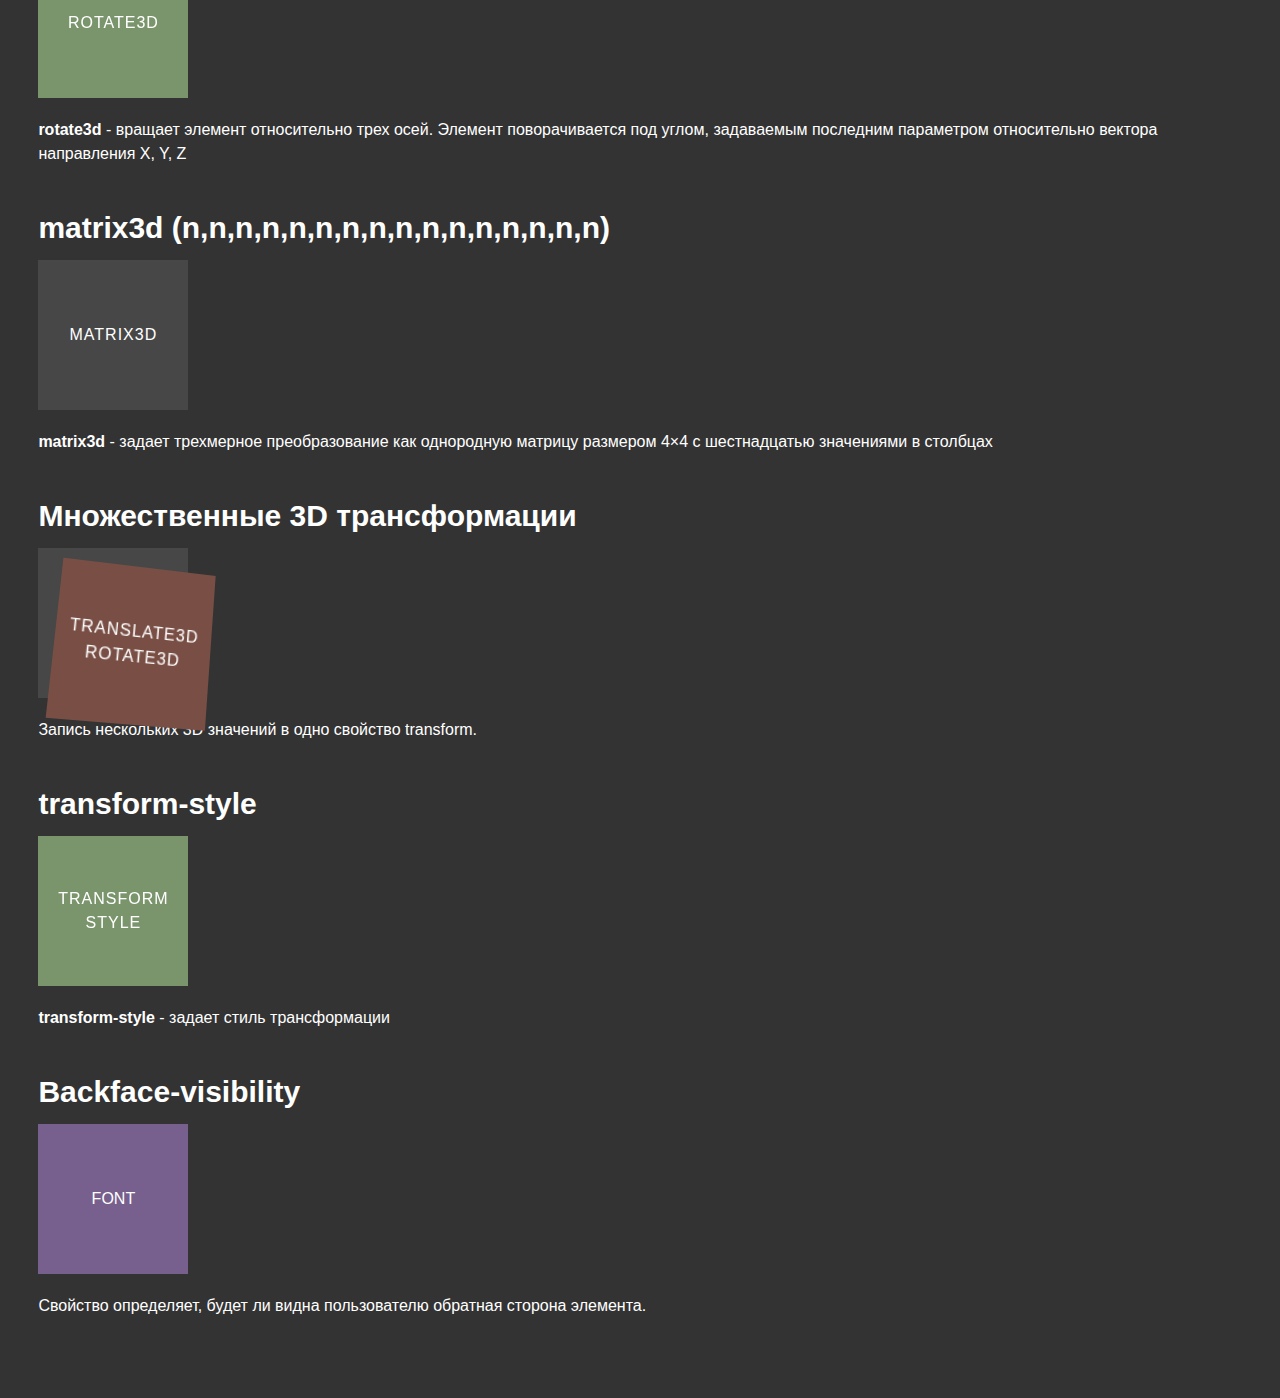
<file: transform/index.html>
<!-- Сообщаем браузеру как стоит обрабатывать эту страницу -->
<!DOCTYPE html>
<!-- Оболочка документа, указываем язык содержимого -->
<html lang="ru">
<!-- Заголовок страницы, контейнер для других важных данных (не отображается) -->

<head>
	<!-- Заголовок страницы в браузере -->
	<title>2D/3D Трансформации. CSS свойство transform</title>
	<!-- Подключаем CSS -->
	<link rel="stylesheet" href="css/style.css">
	<!-- Кодировка страницы -->
	<meta charset="UTF-8">
	<!-- Адаптив -->
	<meta name="viewport" content="width=device-width">
	<link rel="shortcut icon" href="favicon.ico" />
</head>
<!-- Отображаемое тело страницы -->

<body>
	<!-- Оболочка для демонстрации -->
	<div class="wrapper">
		<!-- Контент -->
		<div class="content">
			<h1>CSS Transform</h1>
			<div class="content__2D">
				<section class="content__block">
					<h2>translate (x, y)</h2>
					<div class="content__translate">translate</div>
					<p><strong>translate</strong> - сдвигает элемент на новое место, перемещая относительно изначального положения
						объекта вправо и вниз, используя координаты X и Y. Записывается следующим образом translate (x,y);</p>
				</section>
				<section class="content__block">
					<h2>scale (x, y)</h2>
					<div class="content__scale">
						scale
					</div>
					<p><strong>scale</strong> - масштабирует элементы, делая их больше или меньше. По умолчанию значения указаны
						как единица (1) - это реальный размер объекта. Первое значение масштабирует элемент по ширине, второе — по
						высоте. Отрицательные значения отображают элемент зеркально.</p>
				</section>
				<section class="content__block">
					<h2>rotate (угол+deg)</h2>
					<div class="content__rotate">
						rotate
					</div>
					<p><strong>rotate</strong> - поворачивает элементы на заданное количество градусов, отрицательные значения
						поворачивают элемент против часовой стрелки, положительные — по часовой стрелке. Записываются значения как
						градус поворота и deg</p>
				</section>
				<section class="content__block">
					<h2>skew (x-угол+deg, y-угол+deg)</h2>
					<div class="content__skew">
						skew
					</div>
					<p><strong>skew</strong> - деформирует (искажает) стороны объекта относительно координатных осей. Если указано
						одно значение, второе будет определено браузером автоматически. Записываются значения как градус поворота и
						deg</p>
				</section>
				<section class="content__block">
					<h2>matrix (a, c, b, d, x, y)</h2>
					<div class="content__matrix">
						matrix
					</div>
					<p><strong>matrix(a, c, b, d, x, y)</strong> - позволяет объединить несколько функций 2D-трансформаций в
						одной. В качестве трансформации допустимы поворот, масштабирование, наклон (деформация) и изменение
						положения. Свойства указываются без единиц измерения.</p>
				</section>
				<section class="content__block">
					<h2>Множественные 2D трансформации</h2>
					<div class="content__multi">
						translate <br> scale <br> rotate
					</div>
					<p>Так же, подобного можно добиться используя множественные трансформации. А именно записать несколько
						значений в одно свойство transform.</p>
				</section>
				<section class="content__block">
					<h2>transform-origin</h2>
					<div class="content__transform-origin">
						transform origin
					</div>
					<p><strong>transform-origin</strong> - позволяет сместить центр трансформации, относительно которого
						происходит изменение положения/размера/формы элемента</p>
				</section>
			</div>
			<div class="content__3D">
				<section class="content__block">
					<h2>perspective, perspective-origin</h2>
					<div class="content__wrapper3d">
						<div class="content__perspective">perspective, perspective-origin</div>
					</div>
					<p><strong>perspective, perspective-origin</strong> - установка глубины и смена точки начала координат</p>
				</section>
				<section class="content__block">
					<h2>translate3d (x, y, z)</h2>
					<div class="content__wrapper3d">
						<div class="content__translate3D">translate3D</div>
					</div>
					<p><strong>translate3D</strong> - по аналогии со своим 2D братом это значение задает перемещение элемента, но,
						в 3D-пространстве. Помимо оси X и Y добавляется ось Z.</p>
				</section>
				<section class="content__block">
					<h2>scale3d (x, y, z)</h2>
					<div class="content__wrapper3d">
						<div class="content__scale3D">scale3D</div>
					</div>
					<p><strong>scale3D</strong> - задает трехмерное масштабирование по одной из осей X, Y, Z</p>
				</section>
				<section class="content__block">
					<h2>rotate3d (x, y, z, deg)</h2>
					<div class="content__wrapper3d">
						<div class="content__rotate3d">rotate3d</div>
					</div>
					<p><strong>rotate3d</strong> - вращает элемент относительно трех осей. Элемент поворачивается под углом,
						задаваемым последним параметром относительно вектора направления X, Y, Z</p>
				</section>
				<section class="content__block">
					<h2>matrix3d (n,n,n,n,n,n,n,n,n,n,n,n,n,n,n,n)</h2>
					<div class="content__wrapper3d">
						<div class="content__matrix3d">matrix3d</div>
					</div>
					<p><strong>matrix3d</strong> - задает трехмерное преобразование как однородную матрицу размером 4×4 с
						шестнадцатью значениями в столбцах</p>
				</section>
				<section class="content__block">
					<h2>Множественные 3D трансформации</h2>
					<div class="content__wrapper3d">
						<div class="content__multi3d">
							translate3d <br> rotate3d
						</div>
					</div>
					<p>Запись нескольких 3D значений в одно свойство transform.</p>
				</section>
				<section class="content__block">
					<h2>transform-style</h2>
					<div class="content__transform-style-wrapper">
						<div class="content__transform-style">transform <br> style</div>
					</div>
					<p><strong>transform-style</strong> - задает стиль трансформации </p>
				</section>
				<section class="content__block">
					<h2>Backface-visibility</h2>
					<div class="flip">
						<div class="flip__body">
							<div class="flip__front">
								FONT
							</div>
							<div class="flip__back">
								BACK
							</div>
						</div>
					</div>
					<p>Свойство определяет, будет ли видна пользователю обратная сторона элемента.</p>
				</section>
			</div>
		</div>
	</div>
</body>

</html>
</file>
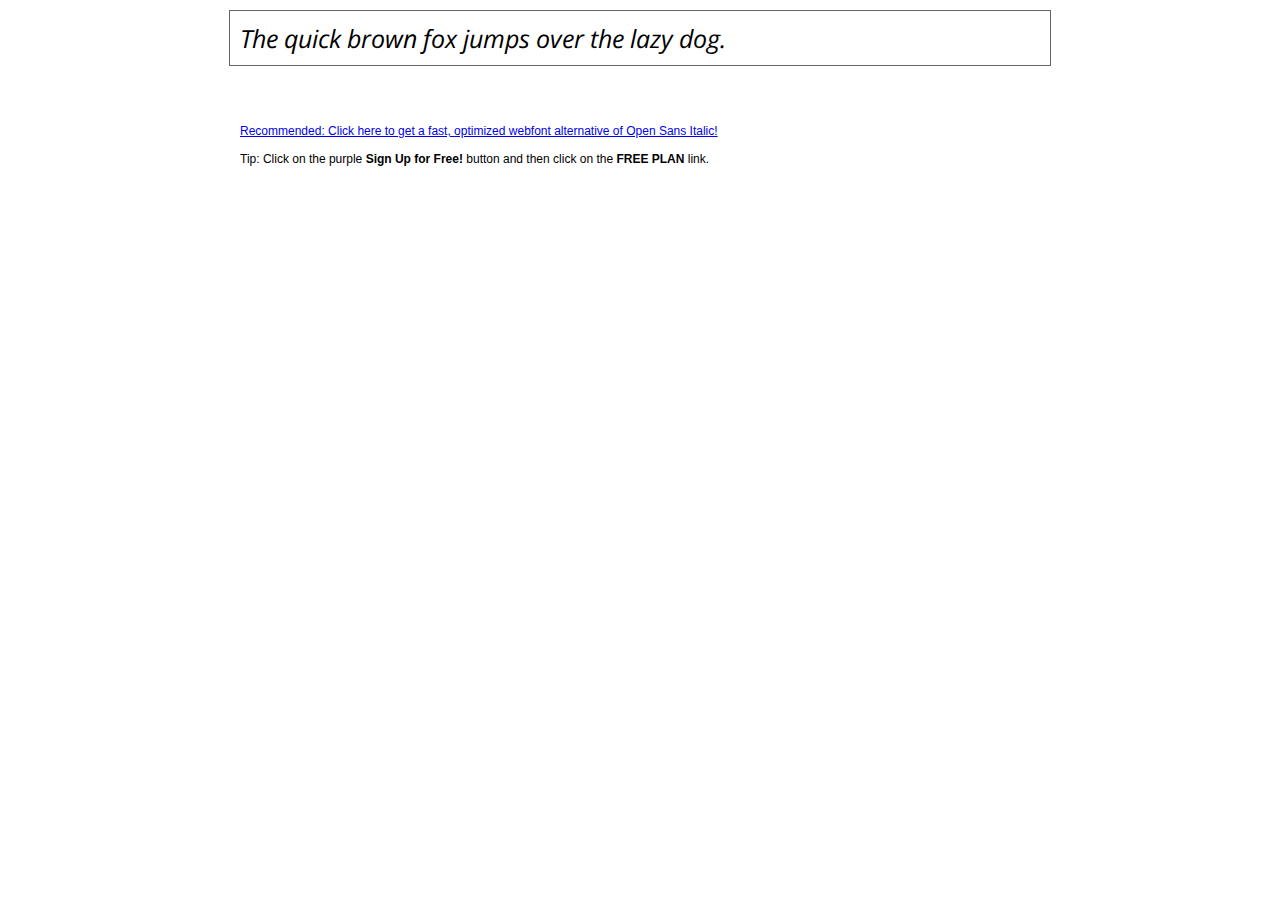
<file: Homework14/text/OpenSans-Italic-VariableFont_wdth,wght/demo.html>
<!DOCTYPE html PUBLIC "-//W3C//DTD XHTML 1.0 Transitional//EN" "http://www.w3.org/TR/xhtml1/DTD/xhtml1-transitional.dtd">
<html xmlns="http://www.w3.org/1999/xhtml">
<head>
	<meta http-equiv="Content-Type" content="text/html; charset=utf-8" />
	<title>@font-face Demo</title>
	<link rel="stylesheet" href="fonts.css" type="text/css" charset="utf-8" />
	<style type="text/css">
	body {
		background-color:white;
		font-family:Verdana,Tahoma,Arial,Sans-Serif;
		color:black;
		font-size:12px;
	}

	.demo
	{
		font-family:'Conv_OpenSans-Italic-VariableFont_wdth,wght',Sans-Serif;
		width:800px;
		margin:10px auto;
		text-align:left;
		border:1px solid #666;
		padding:10px;
	}

	.hint
	{
		font-family:'Conv_Sansus Webissimo-Regular',Sans-Serif;
		width:800px;
		margin:10px auto;
		text-align:left;
		border:1px;
		padding:10px;
	}

	</style>
</head>
<body>
	<div class="demo" style="font-size:25px">
		The quick brown fox jumps over the lazy dog.
	</div>

	<br>
	<br>
	<div class="hint">
		<a href="http://www.font2web.com/searchfreewebfont.php?Open+Sans+Italic">Recommended: Click here to get a fast, optimized webfont alternative of Open Sans Italic!</a><br><br>
		Tip: Click on the purple <strong>Sign Up for Free!</strong> button and then click on the <strong>FREE PLAN</strong> link.
	</div>

</body>
</html>
</file>
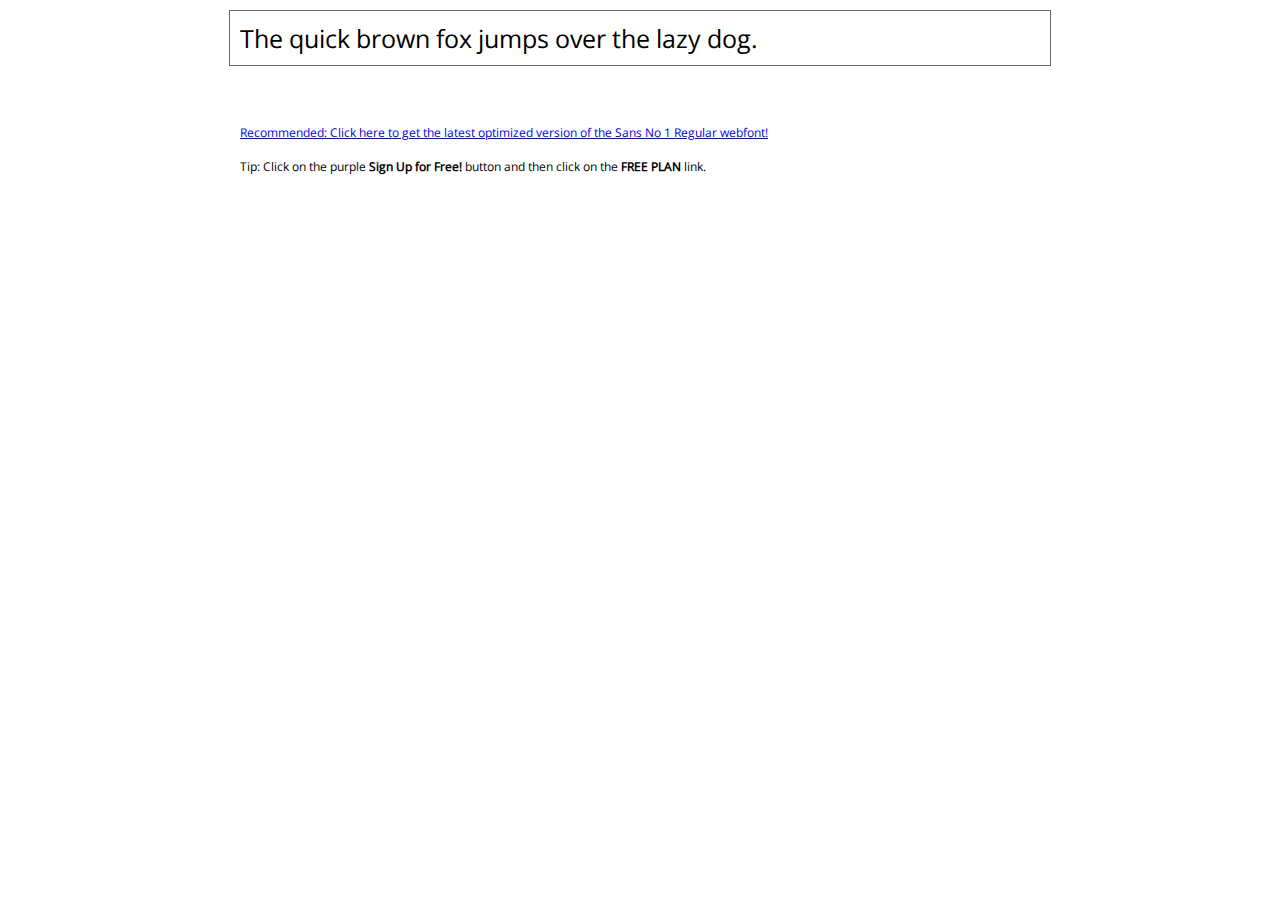
<file: Homework14/text/OpenSans-VariableFont_wdth,wght/demo.html>
<!DOCTYPE html PUBLIC "-//W3C//DTD XHTML 1.0 Transitional//EN" "http://www.w3.org/TR/xhtml1/DTD/xhtml1-transitional.dtd">
<html xmlns="http://www.w3.org/1999/xhtml">
<head>
	<meta http-equiv="Content-Type" content="text/html; charset=utf-8" />
	<title>@font-face Demo</title>
	<link rel="stylesheet" href="fonts.css" type="text/css" charset="utf-8" />
	<style type="text/css">
	body {
		background-color:white;
		font-family:Verdana,Tahoma,Arial,Sans-Serif;
		color:black;
		font-size:12px;
	}

	.demo
	{
		font-family:'Conv_OpenSans-VariableFont_wdth,wght',Sans-Serif;
		width:800px;
		margin:10px auto;
		text-align:left;
		border:1px solid #666;
		padding:10px;
	}

	.hint
	{
		font-family:'Conv_OpenSans-VariableFont_wdth,wght',Sans-Serif;
		width:800px;
		margin:10px auto;
		text-align:left;
		border:1px;
		padding:10px;
	}
	</style>
</head>
<body>
	<div class="demo" style="font-size:25px">
		The quick brown fox jumps over the lazy dog.
	</div>


	<br>
	<br>
	<div class="hint">
		<a href="http://www.fonts.com/font/monotype-imaging/sans-no-1/regular/web-font?SiteId=64">Recommended: Click here to get the latest optimized version of the Sans No 1 Regular webfont!</a><br /><br />
		Tip: Click on the purple <strong>Sign Up for Free!</strong> button and then click on the <strong>FREE PLAN</strong> link.
	</div>
</body>
</html>
</file>
<file: Bootstap/styles/style.css>
*{
	padding: 0;
	margin: 0;
	border: 0;
}
*,*:before,*:after{
	-moz-box-sizing: border-box;
	-webkit-box-sizing: border-box;
	box-sizing: border-box;
}
:focus,:active{outline: none;}
a:focus,a:active{outline: none;}
nav,footer,header,aside{display: block;}
html,body{
	height: 100%;
	width: 100%;
	font-size: 100%;
	line-height: 1;
	font-size: 16px;
	-ms-text-size-adjust: 100%;
	-moz-text-size-adjust: 100%;
	-webkit-text-size-adjust: 100%;
}
input,button,textarea{font-family:inherit;}
input::-ms-clear{display: none;}
button{cursor: pointer;}
button::-moz-focus-inner {padding:0;border:0;}
a, a:visited{text-decoration: none;}
a:hover{text-decoration: none;}
/* ul li{list-style: none;} */
img{vertical-align: top;}
h1,h2,h3,h4,h5,h6{font-size:inherit;font-weight: 400;}

/* !Обнуление */
body{
	background:  
	url(../icon/Group8.png) bottom no-repeat fixed , #15131B;
}

.wrapper {
	display: flex;
	overflow: hidden;
	flex-flow: column;
	min-height: 100%;
}

.header-body{
display: flex;
justify-content: end;
}
.logo{

	font-weight: 700;
	font-size: 24px;
}
.flex {
	display: flex;
	justify-content: space-between;
}

h5{
	font-size: 22px;
	margin-bottom: -4px;
}
.corusel{
	margin-top: 64px;
}

.carousel-indicators [data-bs-target] {
	width: 5px;
	height: 5px;
	border-radius: 50%;
	border: 2px solid #fff;
	background-color: rgba(222, 222, 222, 0);
}

.title-2{
	background: url(../icon/gift-fill.svg) 10px 19px/10px 10px no-repeat, #09E2F0 ;
	padding: 10px 26px;
	border-radius: 6px 6px 0 0;
	font-weight: 700;
}

.title{
	background: url(../icon/check-lg.svg) 10px 18px/13px 13px no-repeat, #09E2F0 ;
	padding: 10px 25px;
	border-radius: 6px 6px 0 0;
	font-weight: 700;
}

.title-3{
	background: url(../icon/compass.svg) 10px 20px/10px 10px no-repeat, #09E2F0 ;
	padding: 10px 25px;
	border-radius: 6px 6px 0 0;
	font-weight: 700;
	
}


.border{
margin: 0;
padding: 0;
border: none;
}



.text-todo{
	margin: 10px;
	line-height: 18px;
	font-weight: 400;
	color:  #09E2F0;
	
	}


	.title-boss{
		font-size: 35px;
		font-weight: 600;
		color: #fff;
	}


	.line{
		height: 1px;
		margin: 0 auto;
		background-color: #09E2F0;
	}
	.item{
		background-color: #1E1E1E;
		border-radius: 6px ;
		border: none;
		
	}

	.clic{
		font-weight: 500;
		background-color: #09E2F0;
		border: none;
		
		
	}
	.card{
		border: none;
		box-shadow: 0px 0px 12px #09E2F0;
		
	}
	h6{
		color: #09E2F0;
		font-size: 16px;
		margin-bottom: 20px;
		line-height: 25px;
		font-weight:500
	}
	.color-list {
		list-style: disc;
		color: #09E2F0;
		color: #FFE710;
		line-height: 25px;
	}
	li span{
		font-weight: 700;
	}
	
	.bor-button{
		background-color: #FFE710;
		border-radius: 4px;
		display: flex;
		align-items: center;
		
		
	}
	h2{
		font-size: 16px;
		margin-bottom: 20px;
		line-height: 20px;
		font-weight:700;
		
	}
	.clic-1{
		font-weight: 700;
		background-color: #09E2F0;
		border: none;
		font-size: 20px;
		box-shadow: 0px 0px 5px  #09E2F0;
	}

	.footer-text {
		margin: 25px 0;
		color: #fff;
	}
	
	/* background-color: #FFE710; */
</file>
<file: exam_1_karakhanov_galymzhan-master/Styles/style.css>
*{
	padding: 0;
	margin: 0;
	border: 0;
}
*,*:before,*:after{
	-moz-box-sizing: border-box;
	-webkit-box-sizing: border-box;
	box-sizing: border-box;
}
:focus,:active{outline: none;}
a:focus,a:active{outline: none;}
nav,footer,header,aside{display: block;}
html,body{
	height: 100%;
	width: 100%;
	font-size: 100%;
	line-height: 1;
	font-size: 16px;
	-ms-text-size-adjust: 100%;
	-moz-text-size-adjust: 100%;
	-webkit-text-size-adjust: 100%;
}
input,button,textarea{font-family:inherit;}
input::-ms-clear{display: none;}
button{cursor: pointer;}
button::-moz-focus-inner {padding:0;border:0;}
a, a:visited{text-decoration: none;}
a:hover{text-decoration: none;}
ul li{list-style: none;}
img{vertical-align: top;}
h1,h2,h3,h4,h5,h6{font-size:inherit;font-weight: 400;}

/* !Обнуление */

body{
	font-family: Roboto, arial, sans-serif;
}

.wrapper {
	display: flex;
	flex-flow: column;
	min-height: 100%;
	overflow: hidden;
}

header{
	background: url(../icon/backgtound.jpg) center/cover no-repeat;
	height: 852px;
	color: #fff;
}
.container {
	position: relative;
	width: 1440px;
	margin: 0 auto;
}
.header-item {
	width: 1170px;
	margin: 0 auto;
	margin-top: 40px;
	display: flex;
	justify-content: space-between;
	align-items: center;
	height: 55px;
}
.header-logo a {
	font-style: normal;
font-weight: 900;
font-size: 26px;
line-height: 30px;
letter-spacing: 0.02em;
color: #fff;

}
.header-menu {
margin: 0 -27.5px;
font-style: normal;
font-weight: 400;
font-size: 16px;
line-height: 19px;
}
.header-menu a{
	position: relative;
	width: 400px;
	height: 19px;
	left: -170px;
	top: 0px;
margin: 0 27.5px;
color: #fff;
}
.header-menu  :last-child{
	position: absolute;
width: 140px;
height: 55px;
left: 1165px;
top: 0px;
	background: rgba(255, 255, 255, 0.1);
border: 1px solid rgba(237, 255, 129, 0.4);
border-radius: 116px;
display: flex;
justify-content: center;
align-items: center;

}

.header-boss {
	display: flex;
	flex-flow: column;
	justify-content: center;
}

.header-boss p{
	position: absolute;
width: 755px;
height: 80px;
left: 343px;
top: 410px;
font-size: 22px;
line-height: 40px;
color: #FFFFFF;
text-align: center;
opacity: 0.6;
}
.subtitle {
	opacity: 0.8;
	position: absolute;
width: 1440px;
height: 42px;
left: -3px;
top: 262px;
	font-style: normal;
font-weight: 500;
font-size: 36px;
line-height: 42px;
text-align: center;
letter-spacing: 0.02em;
}
.header-title {
	position: absolute;
width: 1445px;
height: 105px;
left: 0px;
top: 304px;
	font-style: normal;
font-weight: 700;
font-size: 90px;
line-height: 105px;
text-align: center;
letter-spacing: 0.04em;
}
.button{
	display: flex;
	align-items: center;
	justify-content: center;
	position: absolute;
	border-radius: 192px;
width: 243px;
height: 89px;
left: 601px;
top: 512px;
background: linear-gradient(328.68deg, #64AA28 13.03%, #D6FF7E 120.61%),
linear-gradient(283.81deg, rgba(255, 255, 255, 0.69) 11.22%, rgba(255, 255, 255, 0.25) 89.57%);
}
.button :hover{
	display: flex;
	align-items: center;
	justify-content: center;
	border-radius: 192px;
	width: 243px;
height: 89px;
background: #ffc578;
background: -moz-linear-gradient(top, #ffc578 0%, #fb9d23 100%);
background: -webkit-linear-gradient(top, #ffc578 0%,#fb9d23 100%);
background: linear-gradient(to bottom, #ffc578 0%,#fb9d23 100%);
filter: progid:DXImageTransform.Microsoft.gradient( startColorstr='#ffc578', endColorstr='#fb9d23',GradientType=0 );

}
.button a {
	font-style: normal;
font-weight: 900;
font-size: 20px;
line-height: 23px;
letter-spacing: 0.02em;
color: #FFFFFF;
text-shadow: 0px 4px 20px rgba(0, 0, 0, 0.25);
}

.content {
	flex: 1 1 auto;
}

.todo {
	position: relative;
	width: 1440px;
	height: 510px;
}


.content-title {
	position: absolute;
width: 1170px;
height: 62px;
left: 135px;
top: 73px;
font-style: normal;
font-weight: 700;
font-size: 42px;
line-height: 65px;
text-align: center;
letter-spacing: 0.02em;
color: #253D32;
}
.content-row {
	position: absolute;
width: 1207.1px;
height: 239px;
left: 135px;
top: 191px;

display: flex;
justify-content: space-between;
}
.content-vertical {
	width: 230.97px;
	height: 239px;
}

.strategy{
	background: url(../icon/glass.png)0 0/50px 50px no-repeat;
}
.creaion{
	background: url(../icon/rectangl.png)0 0/50px 50px no-repeat;
}
.Development{
	background: url(../icon/grow.png)0 0/50px 50px no-repeat;
}
.Optimization{
	background: url(../icon/tress.png)0 0/50px 50px no-repeat;
}

.content-colum h2{
	padding: 90px 0 25px 0;
	font-style: normal;
	font-weight: 500;
	font-size: 24px;
	line-height: 28px;
	margin-bottom: 25px;
	color: #253D32;
	text-align: left;
	width: 235.01px;
 	height: 28px;
}
.content-colum p {
	font-style: normal;
	font-weight: 400;
	font-size: 18px;
	line-height: 32px;
	text-align: left;
	margin-bottom: 80px;
	color: #78847D;
}


.color-green {
	height: 140px;
	background: #2D483A;
}

.container{

}

.logo-row {
	display: flex;
	justify-content: space-between;
	align-items: center;
	height: 140px;
	width: 1111px;
	margin: 0 0 0 184px;
}




.footer-row {
	height: 400px;
}

.footer-todo {
	 display: flex;
	 margin-top: 55px;
	 width: 1180px;
	 margin: 52px auto 0;
	 justify-content: space-between;
}

.footer-colum-logo {

}

.footer-colum-logo p{
	font-style: normal;
	font-weight: 400;
	font-size: 20px;
	line-height: 34px;
	letter-spacing: 0.01em;
	color: #78847D;
	width: 354px;
height: 102px;
margin: 32px 0 30px 0;
}
.footer-logo-icon span{
	margin-left: 2px;
	font-size: 30px;
	font-weight: 800;
	color: #000;
	letter-spacing: 0.7px;
}

.footer-icon {
	margin: 0 -12px 63px;
}
.footer-icon img{
	margin: 0 12px;
}


.footer-body {
	display: flex;
	width: 654px;
	height: 232px;
	justify-content: space-between;
}
.footer-colum-text {
	width: 175px;
}

.footer-title{
	text-align: left;
	margin-bottom: 28px;
}

.footer-title a {
	font-style: normal;
font-weight: 700;
font-size: 24px;
line-height: 34px;
color: #253D32;

}
.footer-list a{
	display: flex;
	flex-flow: column;
	font-style: normal;
font-weight: 400;
font-size: 16px;
line-height: 34px;
color: #78847D;

}

.footer-list :hover{
	color:#000
	
}

.line {
	width: 1180px;
	margin: 0 auto;
	border: 1px solid rgba(20, 24, 62, 0.15);
}
.footer-end {
	display: flex;
	justify-content: space-between;
	align-items: center;
}
.footer-end img{
	width: 16px;
	height: 16px;
	
}
.footer-end {
	position: absolute;
	width: 280px;
	height: 34px;
	left: 590px;
	top: 335px;
font-size: 16px;
line-height: 34px;
color: #78847D;
width: 300px;
height: 34px;
}
</file>
<file: gridclass/styles/style.css>
* {
  padding: 0;
  margin: 0;
  border: 0;
}

*, *:before, *:after {
  box-sizing: border-box;
}

:focus, :active {
  outline: none;
}

a:focus, a:active {
  outline: none;
}

nav, footer, header, aside {
  display: block;
}

html, body {
  height: 100%;
  width: 100%;
  font-size: 100%;
  line-height: 1;
  font-size: 14px;
  -ms-text-size-adjust: 100%;
  -moz-text-size-adjust: 100%;
  -webkit-text-size-adjust: 100%;
}

input, button, textarea {
  font-family: inherit;
}

input::-ms-clear {
  display: none;
}

button {
  cursor: pointer;
}

button::-moz-focus-inner {
  padding: 0;
  border: 0;
}

a, a:visited {
  text-decoration: none;
}

a:hover {
  text-decoration: none;
}

ul li {
  list-style: none;
}

img {
  vertical-align: top;
}

h1, h2, h3, h4, h5, h6 {
  font-size: inherit;
  font-weight: inherit;
}

/*--------------------*/
@font-face {
  font-family: "Proximanova";
  src: url(/fonts/ProximaNova-Regular.ttf) format(truetype);
  font-weight: normal;
}
@font-face {
  font-family: "Proximanova";
  src: url(/fonts/ProximaNova-Bold.ttf) format(truetype);
  font-weight: bold;
}
body {
  margin: 0;
}

.container {
  display: grid;
  grid-template-columns: repeat(auto-fill, minmax(100px, 200px));
  grid-template-rows: 100px 100px 50px;
  grid-gap: 15px;
}
.container .item {
  padding: 15px;
  border: 1px solid #000;
  border-radius: 6px;
}
.container .item div {
  background-color: tomato;
  margin: 5px;
  display: flex;
}
</file>
<file: hellosass/styles/style.css>
* {
  padding: 0;
  margin: 0;
  border: 0;
}

*, *:before, *:after {
  box-sizing: border-box;
}

:focus, :active {
  outline: none;
}

a:focus, a:active {
  outline: none;
}

nav, footer, header, aside {
  display: block;
}

html, body {
  height: 100%;
  width: 100%;
  font-size: 100%;
  line-height: 1;
  font-size: 14px;
  -ms-text-size-adjust: 100%;
  -moz-text-size-adjust: 100%;
  -webkit-text-size-adjust: 100%;
}

input, button, textarea {
  font-family: inherit;
}

input::-ms-clear {
  display: none;
}

button {
  cursor: pointer;
}

button::-moz-focus-inner {
  padding: 0;
  border: 0;
}

a, a:visited {
  text-decoration: none;
}

a:hover {
  text-decoration: none;
}

ul li {
  list-style: none;
}

img {
  vertical-align: top;
}

h1, h2, h3, h4, h5, h6 {
  font-size: inherit;
  font-weight: inherit;
}

/*--------------------*/
body {
  font-family: "Mplus 1p", sans-serif;
}

.wrapper {
  display: flex;
  flex-flow: column;
  min-height: 100%;
  overflow: hidden;
}

section {
  flex: 1 1 auto;
}

.container {
  text-align: center;
  max-width: 1146px;
  margin: 0 auto;
}

.title {
  font-family: Mplus 1p;
  font-size: 13px;
  font-weight: 800;
  line-height: 26px;
  letter-spacing: 6px;
  text-align: left;
  position: relative;
}
.title ::after {
  content: "";
  position: absolute;
  width: 95%;
  background-color: rgb(246, 16, 103);
  height: 2px;
  left: 50%;
  bottom: 0;
  transform: translate(-50%);
  margin-left: -2%;
}
.title__last ::after {
  content: "";
  position: absolute;
  width: 50%;
  background-color: rgb(246, 16, 103);
  height: 2px;
  left: 50%;
  bottom: 0%;
  transform: translate(-50%);
  margin-left: -25%;
}

.color {
  background: rgb(94, 35, 157);
}
.color__black {
  background-color: rgb(48, 18, 78);
}

.main__body {
  display: flex;
  flex-flow: column;
  padding: 0 15px;
}
.main__title {
  margin-top: 180px;
  color: rgb(246, 16, 103);
  font-size: 13px;
  font-weight: 800;
  line-height: 26px;
  letter-spacing: 6px;
  text-align: left;
}
.main__text {
  margin-top: 12px;
  max-width: 754px;
  color: rgb(48, 35, 61);
  font-size: 27px;
  font-weight: 500;
  line-height: 40px;
  letter-spacing: 0em;
  text-align: left;
}

.section {
  display: flex;
  justify-content: space-between;
  flex-wrap: wrap;
  margin-top: 60px;
  margin-bottom: 180px;
}
.section__content {
  max-width: 362px;
  height: 100%;
  border: 1px rgba(246, 16, 103, 0.5) solid;
  padding: 54px 34px;
  margin-top: 20px;
  position: relative;
}
.section__content:hover {
  background-color: rgb(246, 16, 103);
}
.section__title {
  width: 100%;
  font-size: 27px;
  font-weight: 500;
  line-height: 40px;
  text-align: left;
  color: rgb(48, 35, 61);
  background: url(../img/Icon.png) top left/72px no-repeat;
  padding-top: 90px;
}
.section__title_img {
  background: url(../img/Icongrande.png) top left/54px 61px no-repeat;
  color: rgb(252, 252, 252);
}
.section__title_number {
  background: none;
}
.section__text {
  margin-top: 13px;
  max-width: 290px;
  color: rgb(48, 35, 61);
  font-size: 16px;
  font-weight: 400;
  line-height: 26px;
  text-align: left;
}
.section__number {
  color: rgb(246, 16, 103);
  font-size: 18px;
  font-weight: 800;
  line-height: 37px;
  letter-spacing: 4px;
  text-align: left;
  position: absolute;
  width: 100%;
  height: 100%;
  top: 10%;
}

.text {
  color: rgb(252, 252, 252);
  padding-top: 12px;
}

.border {
  border: 1px solid rgba(255, 255, 255, 0.2);
}
.border :hover {
  color: rgb(252, 252, 252);
}

.footer {
  background: rgb(21, 4, 51);
}
.footer__row {
  padding: 125px 0;
}
.footer__todo {
  display: flex;
  justify-content: space-between;
  flex-wrap: wrap;
  padding: 0 15px;
}
.footer__colum_logo {
  text-align: left;
}
.footer__colum_logo p {
  margin-top: 17px;
  font-size: 16px;
  font-weight: 400;
  line-height: 26px;
  color: rgb(252, 252, 252);
  max-width: 166px;
}
.footer__logo {
  flex: 0 0 30%;
}
.footer__logo span {
  font-size: 24px;
  font-weight: 900;
  line-height: 43px;
  letter-spacing: 2px;
  text-align: left;
  color: rgb(252, 252, 252);
}
.footer__vertical {
  display: flex;
  flex: 0 0 80%;
  justify-content: space-between;
  flex-wrap: wrap;
}
.footer__body {
  display: flex;
  justify-content: space-around;
  flex: 0 0 60%;
  flex-wrap: wrap;
}
.footer__compact {
  display: flex;
  justify-content: space-between;
  flex: 0 0 40%;
  flex-wrap: wrap;
}
.footer__menu {
  display: flex;
  flex-flow: column;
  margin-top: 20px;
}
.footer__menu a {
  color: rgb(252, 252, 252);
}
.footer__end {
  margin-top: 64px;
  font-size: 12px;
  font-weight: 400;
  line-height: 19px;
  letter-spacing: 0em;
  text-align: center;
  color: rgb(252, 252, 252);
}

.menu__title {
  text-transform: uppercase;
  margin-bottom: 26px;
}
.menu__list {
  text-align: left;
}
.menu__link {
  font-size: 13px;
  font-weight: 700;
  line-height: 28px;
  letter-spacing: 1px;
  text-align: left;
  color: rgb(252, 252, 252);
}
.menu__icon {
  display: flex;
  justify-content: space-between;
}
.menu__img img {
  width: 20px;
  height: 20px;
}

.menu__list__icon {
  margin-top: 20px;
  width: 264px;
  display: flex;
  justify-content: space-between;
}

@media all and (min-width: 480px) and (max-width: 768px) {
  .container {
    max-width: 768px;
  }
  .section {
    display: flex;
    justify-content: space-around;
  }
  .footer__todo {
    justify-content: center;
  }
  .footer__vertical {
    justify-content: center;
  }
  .footer__menu {
    justify-content: center;
  }
  .menu__title a {
    display: flex;
    justify-content: center;
    text-align: center;
  }
  .title__last ::after {
    margin-left: -1%;
  }
  .footer__compact {
    flex-wrap: nowrap;
    justify-content: center;
    width: 100%;
  }
  .menu__list {
    flex: 1 0 auto;
  }
  .footer__menu {
    margin: 10px 30px;
  }
}
@media all and (max-width: 480px) {
  .container {
    max-width: 480px;
  }
  .section {
    justify-content: space-around;
  }
  .footer__todo {
    justify-content: center;
  }
  .footer__vertical {
    justify-content: center;
  }
  .footer__menu {
    justify-content: center;
  }
}
</file>
<file: Homework14/Styles/style.css>
*{
	padding: 0;
	margin: 0;
	border: 0;
}
*,*:before,*:after{
	-moz-box-sizing: border-box;
	-webkit-box-sizing: border-box;
	box-sizing: border-box;
}
:focus,:active{outline: none;}
a:focus,a:active{outline: none;}
nav,footer,header,aside{display: block;}
html,body{
	height: 100%;
	width: 100%;
	font-size: 100%;
	line-height: 1;
	font-size: 16px;
	-ms-text-size-adjust: 100%;
	-moz-text-size-adjust: 100%;
	-webkit-text-size-adjust: 100%;
}
input,button,textarea{font-family:inherit;}
input::-ms-clear{display: none;}
button{cursor: pointer;}
button::-moz-focus-inner {padding:0;border:0;}
a, a:visited{text-decoration: none;}
a:hover{text-decoration: none;}
ul li{list-style: none;}
img{vertical-align: top;}
h1,h2,h3,h4,h5,h6{font-size:inherit;font-weight: 400;}

/* !Обнуление */

body{
font-family:'Open Sans', 'Helvetica Neue', sans-serif;
}



.wrapper {
	display: flex;
	flex-flow: column;
	min-height: 100%;
	overflow: hidden;
}

.container {
	text-align: center;
	position: relative;
}

.header-img img {
	min-width: 100%;
	height:769px ;
	object-fit: 100%;
	object-position: center;
}

.header-logo-white {
	position: absolute;
width: 100%;
	top: 41px;
	height: 23px;
}
.header-item {
	position: absolute;
width: 100%;
	top: 375px;
	color: #ffffff;
}
.header-title {
	font-family: Bebas Neue , sans-serif;
	font-size: 60px;
	letter-spacing: 5.71px;
	white-space: nowrap;
	text-align: center;
	line-height: 100%;
}

.header-text {
	font-size: 16px;
	text-align: center;
	font-weight: 600;
	line-height: 100%;
}
.header-menu {
	border-bottom: 1px solid rgba(230, 230, 230, 1);
	margin-bottom: 58px;
	
}
.container-menu {
	width: 953px;
	height: 65px;
	display: flex;
	justify-content: space-between;
	margin: 0 auto;
	align-items: center;
}
.header-logo-bleck {
	width: 79.53px;
	height: 18px;
}
.header-menu-item {
margin: 0 -15px;

}
.header-menu-item:hover{
	
}
.header-menu-item a{
	color: #48555B;
	font-size: 12px;
	line-height: 16px;
	font-weight: 600;
	letter-spacing: 1.09px;
	transform: scale(1);
	display: inline-block;
	transition: all 0.8s ease 0s;
}

.header-menu-item a:hover{
	color: #00A4E5;
	transform: scale(1.2) skew(10deg, 0deg) translate(0px , -2px);
}

.header-menu-item a:first-child{
margin: 0 24px 0 15px;
}
.header-menu-item a:nth-child(2){
margin: 0 21px 0 24px;
}
.header-menu-item a:nth-child(3){
margin: 0 20px 0 21.5px;
}
.header-menu-item a:nth-child(4){
margin: 0 15px 0 19px;
}
.header-menu-item a:last-child{
margin: 0 15px;
}

.title{
	text-align: center;
	font-size: 18px;
	letter-spacing: 2.31px;
	font-weight: bold;
	line-height: 23.44px;
	vertical-align: bottom;
	padding-bottom: 10px;
	position: relative;
}
.title::after{
content: '';
position: absolute;
width: 50px;
background-color: #00A4E5;
height: 2px;
left: 50%;
bottom: 0;
margin: 0 0 0 -25px ;
}


.container-content {
	width: 953px;
	margin: 0 auto;
}
.content-title {
	margin-bottom: 84px;
}
.content-body {
	display: flex;
	flex: 0 0 50%;
	width: 953px;
	justify-content: space-between;
	
}
.content-item {
	margin-top: -20px;
	width: 435px;
	height: 239px;
	display: flex;
	flex-flow: column;
	justify-content: space-between;
}
.title-item {
	font-size: 20px;
	width: 404px;
	margin: 0 47px 0 0;
	font-weight: bold;
	letter-spacing: 0.17px;
	line-height: 23.44PX;
}

.title-item span{
	color: rgba(22, 172, 232, 1);
}
.text-item {
	width: 405px;
	color: rgba(72, 85, 91, 1);
	line-height: 23px;
	font-size: 13px;
	vertical-align: center;
	letter-spacing: 0.19px;
}
.content-icon {
	display: flex;
	width: 459px;
	justify-content: space-between;
	margin-bottom: 6px;

}
.content-img-text {
	position: relative;
	box-shadow: 1px 1px 4px rgba(0, 0, 0, 0.75);
}

.content-img img{
	width: 140px;
	height: 224px;
	
}

.WE a{

	color: #ffffff;
	position: absolute;
	top: 15px;
	left: 14px;
	width: 68px;
	font-size: 24px;
	line-height: 29px;
	letter-spacing: 0.19px;
	font-weight: 800;
}

.content-img-text :hover{
	transform: scale(1.1);
	transition: all 0.8s ease 0s;
}

.content-button {
	display: flex;
	width: 940px;
	height: 55px;
	margin: 117px auto 87px;
	justify-content: space-between;
	margin-top: 117px;
	align-items: flex-start;
	position: relative;
	transform-style: preserve-3d;
}

.button-title::after{
	content: '';
	position: absolute;
	left: 12%;
	bottom: 0;
	}
.button-text {
	width: 405px;
	height: 38px;
	font-size: 11px;
	letter-spacing: 0.2px;
	text-align: left;
	line-height: 19px;
}
.button button{
	position: absolute;
	left: 800px;
	width: 150px;
	height: 40px;
	color: #ffffff;
	font-size: 13px;
	font-weight: bold;
	transition: all 0.8s ease 0s;
}


.button button{
	transform: rotateY(0deg);
	background-color: #00A4E5;
}
.button :hover{
	transform: rotateY(180deg) scale(-1,1);
	background-color: #18b5a4;
}
</file>
<file: transform/css/style.css>
/*Обнуление*/
*,
*:before,
*:after {
	padding: 0;
	margin: 0;
	border: 0;
	box-sizing: border-box;
}
html,
body {
	height: 100%;
	background-color: #333;
	font-family: Arial, "Helvetica Neue", Helvetica, sans-serif;
	color: #fff;
	font-size: 16px;
	line-height: 24px;
}
a {
	color: #794f45;
}
h1 {
	font-size: 40px;
	margin: 0px 0px 50px 0px;
}
h2 {
	font-size: 30px;
	margin: 0px 0px 20px 0px;
}
p {
	margin: 20px 0;
}
.wrapper {
	min-height: 100%;
	overflow: hidden;
}

.content {
	padding: 30px 3%;
}
.content__block {
	margin: 0px 0px 50px 0px;
}

/* Основные стили */

/* 2D */
.content__2D .content__block div {
	display: flex;
	text-transform: uppercase;
	justify-content: center;
	align-items: center;
	letter-spacing: 1px;
	text-align: center;
	width: 150px;
	height: 150px;
	transition: all 0.8s ease 0s;
}

/* translate */
.content__translate {
	background-color: #794f45;
}
.content__translate:hover {
	transform: translateY(50px);
}

/* scale */
.content__scale {
	transform: scale(1, 1);
	background-color: #77608d;
}
.content__scale:hover {
	transform: scale(1, -1);
}

/* rotate  */
.content__rotate {
	transform: rotate(0deg);
	background-color: #7a956b;
}
.content__rotate:hover {
	transform: rotate(0deg);
}

/* skew */
.content__skew {
	transform: skew(0deg, 0deg);
	background-color: #794f45;
}
.content__skew:hover {
	transform: skew(10deg, 0deg);
}
/* matrix */
.content__matrix {
	transform: matrix(1, 0, 0, 1, 0, 0);
	background-color: #77608d;
}
/* multi */
.content__multi {
	background-color: #7a956b;
	transform: translate(50px, 50px) scale(0.5) rotate(45deg);
}

/* transform-origin */
.content__transform-origin {
	background-color: #794f45;
	transform-origin: 0 0;
	transform: rotate(0deg);
}
.content__transform-origin:hover {
	transform: rotate(-30deg);
}

/* 3D */
.content__3D .content__wrapper3d {
	width: 150px;
	height: 150px;
	background-color: rgba(255, 255, 255, 0.1);

	perspective-origin: center;
	perspective: 400px;
}
.content__3D .content__wrapper3d div {
	display: flex;
	text-transform: uppercase;
	justify-content: center;
	align-items: center;
	letter-spacing: 1px;
	text-align: center;
	transition: all 0.8s ease 0s;
	width: 150px;
	height: 150px;
}

/* perspective */
.content__perspective {
	background-color: #7a956b;
	transform: rotateX(50deg);
}
.content__perspective:hover {
}

/* translate3D */
.content__translate3D {
	transform: translate3D(0px, 0px, 0px);
	background-color: #794f45;
}
.content__translate3D:hover {
	transform: translate3D(20px, 20px, 50px);
}

/* scale3D */
.content__scale3D {
	transform: scale3d(1, 1, 1);
	background-color: #77608d;
}
.content__scale3D:hover {
	transform: scale3d(2, 2, 5);
}

/* rotate3D  */
.content__rotate3d {
	transform: rotate3d(1, 1, 1, 0deg);
	background-color: #7a956b;
}
.content__rotate3d:hover {
	transform: rotate3d(1, 1, 1, 45deg);
}

/* matrix3d */
.content__matrix3d {
}

/* Multi3D */
.content__multi3d {
	background-color: #794f45;
	transform: translate3d(20px, 20px, 20px) rotate3d(1, 1, 1, 10deg);
}

/* transform-style */

.content__transform-style-wrapper {
	width: 150px;
	height: 150px;
	background-color: rgba(255, 255, 255, 0.1);
	perspective: 400px;
	transform-style: preserve-3d;
}
.content__transform-style {
	display: flex;
	text-transform: uppercase;
	justify-content: center;
	align-items: center;
	letter-spacing: 1px;
	text-align: center;
	transition: all 0.8s ease 0s;
	width: 150px;
	height: 150px;
	transform: rotateX(0deg);
	background-color: #7a956b;
}
.content__transform-style:hover {
	transform: rotateX(50deg);
}

/* Flip */
.flip {
}
.flip__body {
	position: relative;
	width: 150px;
	height: 150px;
	transition: all 0.8s ease 0s;
	transform-style: preserve-3d;
}
.flip__front,
.flip__back {
	position: absolute;
	width: 100%;
	height: 100%;
	top: 0;
	left: 0;
	display: flex;
	justify-content: center;
	align-items: center;
}
.flip__front {
	z-index: 2;
	transform: rotateY(0deg);
	background-color: #77608d;
	backface-visibility: hidden;
}
.flip__back {
	transform: rotateY(-180deg);
	background-color: rgba(121, 79, 69, 0.5);
}

.flip:hover .flip__body {
	transform: rotateY(-180deg);
}
</file>
<file: Homework14/text/OpenSans-Italic-VariableFont_wdth,wght/fonts.css>
/** Generated by FG **/
@font-face {
	font-family: 'Conv_OpenSans-Italic-VariableFont_wdth,wght';
	src: url('fonts/OpenSans-Italic-VariableFont_wdth,wght.eot');
	src: local('☺'), url('fonts/OpenSans-Italic-VariableFont_wdth,wght.woff') format('woff'), url('fonts/OpenSans-Italic-VariableFont_wdth,wght.ttf') format('truetype'), url('fonts/OpenSans-Italic-VariableFont_wdth,wght.svg') format('svg');
	font-weight: normal;
	font-style: normal;
}
</file>
<file: Homework14/text/OpenSans-VariableFont_wdth,wght/fonts.css>
/** Generated by FG **/
@font-face {
	font-family: 'Conv_OpenSans-VariableFont_wdth,wght';
	src: url('fonts/OpenSans-VariableFont_wdth,wght.eot');
	src: local('☺'), url('fonts/OpenSans-VariableFont_wdth,wght.woff') format('woff'), url('fonts/OpenSans-VariableFont_wdth,wght.ttf') format('truetype'), url('fonts/OpenSans-VariableFont_wdth,wght.svg') format('svg');
	font-weight: normal;
	font-style: normal;
}
</file>
